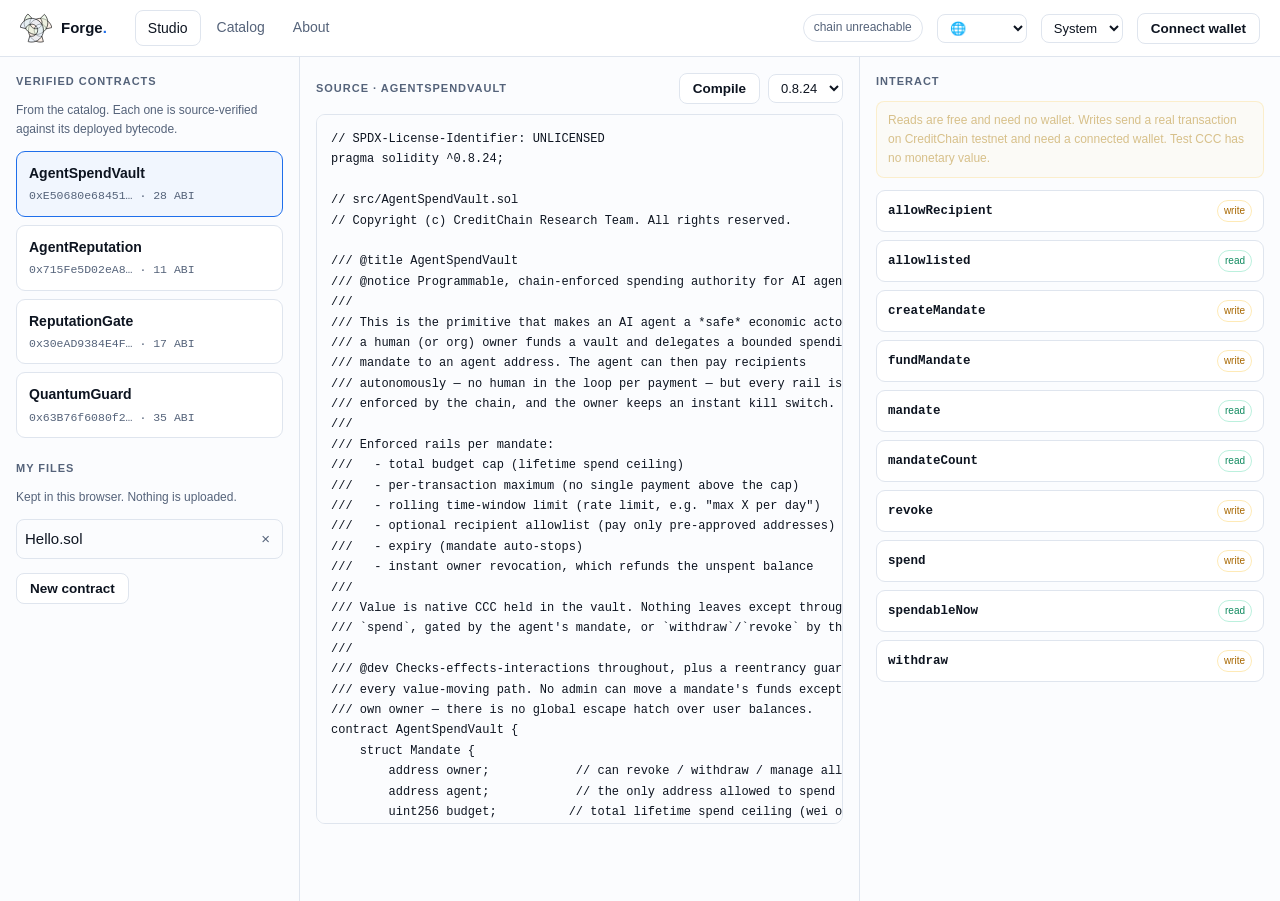
<file: index.html>
<!doctype html>
<html lang="en">
<head>
<meta charset="utf-8">
<meta name="viewport" content="width=device-width, initial-scale=1">
<title>Forge Studio — write, compile and deploy on CreditChain</title>
<script>
/* Theme is chosen on the landing page and stored in localStorage; every page
   honours it, so the setting is site-wide rather than per-page. Runs in <head>,
   before first paint, to avoid a flash of the wrong palette. */
(function(){try{var m=localStorage.getItem("forge.theme")||"system";
if(m!=="system")document.documentElement.setAttribute("data-theme",m);}catch(e){}})();
</script>
<link rel="icon" href="/favicon.svg" type="image/svg+xml">
<meta name="description" content="Interact with verified CreditChain contracts from the browser — and from an agent, through the same API.">
<style>
  :root{--bg:#08090c;--panel:#111419;--line:#1f2630;--ink:#e9eef5;--dim:#8a97a8;
    --acc:#5b9dff;--acc2:#a78bfa;--ok:#34d399;--warn:#fbbf24;--err:#f87171;
    --mono:ui-monospace,SFMono-Regular,Menlo,monospace}
    :root[data-theme="light"]{--bg:#fbfcfe;--panel:#ffffff;--line:#dfe5ee;--ink:#0d1420;--dim:#55637a;--acc:#1f6feb;--acc2:#7c4dff;--ok:#0f8a5f;--warn:#a86800;--err:#c2410c;color-scheme:light}
    @media (prefers-color-scheme:light){
      :root:not([data-theme="dark"]){--bg:#fbfcfe;--panel:#ffffff;--line:#dfe5ee;--ink:#0d1420;--dim:#55637a;--acc:#1f6feb;--acc2:#7c4dff;--ok:#0f8a5f;--warn:#a86800;--err:#c2410c;color-scheme:light}
    }
  *{box-sizing:border-box}
  body{margin:0;background:var(--bg);color:var(--ink);font:15px/1.6 -apple-system,BlinkMacSystemFont,"Segoe UI",Roboto,sans-serif}
  a{color:var(--acc);text-decoration:none}a:hover{text-decoration:underline}
  header{border-bottom:1px solid var(--line);background:var(--panel);position:sticky;top:0;z-index:10}
  .bar{display:flex;align-items:center;gap:14px;height:56px;padding:0 20px;max-width:1400px;margin:0 auto}
  .logo{font-weight:750}.logo span{color:var(--acc)}
  .grow{flex:1}
  .btn{border:1px solid var(--line);background:var(--panel);color:var(--ink);padding:7px 13px;
    border-radius:8px;font-size:13.5px;cursor:pointer;font-weight:600}
  .btn:hover{border-color:var(--acc)}
  .btn.p{background:var(--acc);color:#04121f;border-color:var(--acc)}
  .wrap{display:grid;grid-template-columns:300px 1fr 420px;gap:0;height:calc(100vh - 56px)}
  @media(max-width:1100px){.wrap{grid-template-columns:1fr;height:auto}}

  .brand{display:flex;align-items:center;gap:9px;text-decoration:none;color:var(--ink)}
  .brand img{display:block;width:32px;height:32px}
  .tabs{display:flex;gap:4px;margin-left:14px}
  .tab{font-size:14px;color:var(--dim);padding:6px 12px;border-radius:8px;text-decoration:none}
  .tab:hover{color:var(--ink);background:var(--panel);text-decoration:none}
  .tab.active{color:var(--ink);background:var(--panel);border:1px solid var(--line)}
  .sel{background:var(--panel);color:var(--ink);border:1px solid var(--line);border-radius:8px;
    padding:5px 8px;font-size:13px;font-family:inherit;cursor:pointer}
  .netbadge{font-size:12px;color:var(--dim);border:1px solid var(--line);
    border-radius:99px;padding:3px 10px;white-space:nowrap}
  @media(max-width:820px){ .tabs .tab{padding:6px 8px;font-size:13px} .netbadge{display:none} }

  .paneTop{display:flex;align-items:center;gap:8px;margin-bottom:10px}
  .paneTop h3{margin:0}
  .spacer{flex:1}
  .editor{width:100%;min-height:340px;background:var(--bg);color:var(--ink);
    border:1px solid var(--line);border-radius:9px;padding:12px;
    font:12.5px/1.6 var(--mono);resize:vertical;tab-size:4}
  .editor:focus{outline:none;border-color:var(--acc)}
  .out{margin-top:12px;font:12px/1.6 var(--mono);white-space:pre-wrap;word-break:break-word}
  .out .err{color:var(--err,#f87171)}
  .out .ok{color:var(--ok)}
  .fileRow{display:flex;align-items:center;gap:6px;padding:7px 8px;border:1px solid var(--line);
    border-radius:8px;margin-bottom:6px;cursor:pointer}
  .fileRow:hover{border-color:var(--acc)}
  .fileRow.sel{border-color:var(--acc);background:var(--panel)}
  .fileRow .x{margin-left:auto;color:var(--dim);padding:0 4px}
  .pane{overflow:auto;padding:16px;border-right:1px solid var(--line)}
  .pane:last-child{border-right:none}
  h3{font-size:11px;text-transform:uppercase;letter-spacing:.09em;color:var(--dim);margin:0 0 10px}
  .item{padding:10px 12px;border:1px solid var(--line);border-radius:9px;margin-bottom:8px;cursor:pointer;background:var(--panel)}
  .item:hover{border-color:var(--acc)}
  .item.sel{border-color:var(--acc);background:#5b9dff10}
  .iname{font-weight:640;font-size:14px}
  .imeta{font-size:11.5px;color:var(--dim);font-family:var(--mono);margin-top:3px}
  pre.code{background:var(--bg);border:1px solid var(--line);border-radius:9px;padding:14px;
    font:12px/1.7 var(--mono);overflow:auto;max-height:calc(100vh - 190px);margin:0;white-space:pre}
  .fn{border:1px solid var(--line);border-radius:9px;margin-bottom:8px;background:var(--panel);overflow:hidden}
  .fnhead{display:flex;align-items:center;gap:8px;padding:9px 11px;cursor:pointer}
  .fnhead:hover{background:#ffffff06}
  .fnname{font:12.5px var(--mono);font-weight:600;flex:1}
  .tag{font-size:10px;padding:2px 6px;border-radius:99px;border:1px solid}
  .t-read{color:var(--ok);border-color:#34d39955}
  .t-write{color:var(--warn);border-color:#fbbf2455}
  .fnbody{padding:0 11px 11px;display:none}
  .fn.open .fnbody{display:block}
  input{width:100%;background:var(--bg);border:1px solid var(--line);color:var(--ink);
    border-radius:7px;padding:7px 9px;font:12px var(--mono);margin-bottom:6px}
  input:focus{outline:none;border-color:var(--acc)}
  .out{font:11.5px var(--mono);padding:8px;border-radius:7px;margin-top:6px;word-break:break-all}
  .out.ok{background:#34d39910;border:1px solid #34d39944;color:var(--ok)}
  .out.err{background:#f8717110;border:1px solid #f8717144;color:var(--err)}
  .note{font-size:12px;color:var(--dim);margin-bottom:12px}
  .disc{border:1px solid #fbbf2433;background:#fbbf2409;color:#d7c08a;padding:9px 11px;
    border-radius:8px;font-size:12px;margin-bottom:12px}
</style>
</head>
<body>
<header><div class="bar">
  <a href="/" class="brand">
    <img src="/creditchain-mark.svg" alt="CreditChain" width="32" height="32">
    <span class="logo">Forge<span>.</span></span>
  </a>
  <nav class="tabs">
    <a class="tab active" href="/" data-i18n="tabStudio"></a>
    <a class="tab" href="/hub/" data-i18n="tabCatalog"></a>
    <a class="tab" href="/about.html" data-i18n="tabAbout"></a>
  </nav>
  <div class="grow"></div>
  <span id="net" class="netbadge">…</span>
  <select id="lang" class="sel" aria-label="Language">
    <option value="auto">🌐</option><option value="en">English</option>
    <option value="zh">简体中文</option><option value="es">Español</option>
  </select>
  <select id="theme" class="sel" aria-label="Theme">
    <option value="system" data-i18n="thSystem"></option>
    <option value="dark" data-i18n="thDark"></option>
    <option value="light" data-i18n="thLight"></option>
  </select>
  <button id="siwe" class="btn" data-i18n="connect"></button>
</div></header>

<div class="wrap">
  <div class="pane">
    <h3 data-i18n="verified"></h3>
    <div class="note" data-i18n="verifiedNote"></div>
    <div id="list"></div>

    <h3 style="margin-top:22px" data-i18n="myFiles"></h3>
    <div class="note" data-i18n="myFilesNote"></div>
    <div id="files"></div>
    <button class="btn" id="newFile" style="margin-top:8px" data-i18n="newFile"></button>
  </div>

  <div class="pane">
    <div class="paneTop">
      <h3 id="srcTitle" data-i18n="source"></h3>
      <div class="spacer"></div>
      <button class="btn" id="compile" data-i18n="compile"></button>
      <select id="solv" class="sel" aria-label="Solidity version">
        <option value="v0.8.24+commit.e11b9ed9">0.8.24</option>
        <option value="v0.8.20+commit.a1b79de6">0.8.20</option>
      </select>
    </div>
    <pre class="code" id="src" data-i18n="pickOne"></pre>
    <textarea id="editor" class="editor" spellcheck="false" style="display:none"></textarea>
    <div id="out" class="out"></div>
  </div>

  <div class="pane">
    <h3 data-i18n="interact"></h3>
    <div class="disc" data-i18n="interactNote"></div>
    <div id="fns"><div class="note" data-i18n="pickOne"></div></div>

    <div id="deployBox" style="display:none;margin-top:20px">
      <h3 data-i18n="deploy"></h3>
      <div class="note" data-i18n="deployNote"></div>
      <div id="artifacts"></div>
    </div>
  </div>
</div>

<script src="auth.js"></script>
<script>
const RPC="https://testnet.creditchain.org", HUB="/hub";

/* ------------------------------------------------------------------ i18n
   Written per language, not translated from English. Developer tooling has
   settled vocabulary in each locale — a Chinese developer reads 编译 / 部署 /
   调用, not a literal rendering of "compile" — so the strings below use the
   term each community actually uses. Where a word is already loaned (Studio,
   ABI, Gas), it is kept, because translating it would read as wrong.        */
const I18N = {
  en: {
    tabStudio:"Studio", tabCatalog:"Catalog", tabAbout:"About",
    thSystem:"System", thDark:"Dark", thLight:"Light", connect:"Connect wallet",
    verified:"Verified contracts",
    verifiedNote:"From the catalog. Each one is source-verified against its deployed bytecode.",
    myFiles:"My files", myFilesNote:"Kept in this browser. Nothing is uploaded.",
    newFile:"New contract", source:"Source", compile:"Compile",
    interact:"Interact",
    interactNote:"Reads are free and need no wallet. Writes send a real transaction on CreditChain testnet and need a connected wallet. Test CCC has no monetary value.",
    deploy:"Deploy", deployNote:"Deploys from your wallet to CreditChain testnet.",
    pickOne:"Pick a contract, or start a new one.",
    compiling:"Compiling…", loadingSolc:"Fetching the Solidity compiler (first run only)…",
    compiled:"Compiled", noWallet:"Connect a wallet to deploy.", deploying:"Deploying…",
    deployed:"Deployed at", failed:"Failed",
  },
  zh: {
    tabStudio:"Studio", tabCatalog:"合约目录", tabAbout:"关于",
    thSystem:"跟随系统", thDark:"深色", thLight:"浅色", connect:"连接钱包",
    verified:"已验证合约",
    verifiedNote:"来自合约目录，每一个都已用源码与链上字节码比对验证。",
    myFiles:"我的文件", myFilesNote:"仅保存在本浏览器，不会上传。",
    newFile:"新建合约", source:"源码", compile:"编译",
    interact:"调用",
    interactNote:"读取免费，无需钱包。写入会在 CreditChain 测试网发起真实交易，需要连接钱包。测试网 CCC 不具有任何货币价值。",
    deploy:"部署", deployNote:"使用你的钱包部署到 CreditChain 测试网。",
    pickOne:"请选择一个合约，或新建一个。",
    compiling:"编译中…", loadingSolc:"正在获取 Solidity 编译器（仅首次）…",
    compiled:"编译成功", noWallet:"请先连接钱包再部署。", deploying:"部署中…",
    deployed:"已部署于", failed:"失败",
  },
  es: {
    tabStudio:"Studio", tabCatalog:"Catálogo", tabAbout:"Acerca de",
    thSystem:"Sistema", thDark:"Oscuro", thLight:"Claro", connect:"Conectar billetera",
    verified:"Contratos verificados",
    verifiedNote:"Del catálogo. Cada uno está verificado: su código fuente coincide con el bytecode desplegado.",
    myFiles:"Mis archivos", myFilesNote:"Se guardan en este navegador. No se sube nada.",
    newFile:"Nuevo contrato", source:"Código fuente", compile:"Compilar",
    interact:"Interactuar",
    interactNote:"Las lecturas son gratuitas y no necesitan billetera. Las escrituras envían una transacción real en la testnet de CreditChain y requieren billetera conectada. El CCC de prueba no tiene valor monetario.",
    deploy:"Desplegar", deployNote:"Despliega desde tu billetera a la testnet de CreditChain.",
    pickOne:"Elige un contrato o crea uno nuevo.",
    compiling:"Compilando…", loadingSolc:"Descargando el compilador de Solidity (solo la primera vez)…",
    compiled:"Compilado", noWallet:"Conecta una billetera para desplegar.", deploying:"Desplegando…",
    deployed:"Desplegado en", failed:"Error",
  },
};
let LANG = "en";
const t = k => (I18N[LANG] || I18N.en)[k] ?? I18N.en[k] ?? k;

function pickLocale(stored){
  if(stored && stored !== "auto" && I18N[stored]) return stored;
  for(const l of (navigator.languages || [navigator.language || "en"]).map(x => x.toLowerCase())){
    if(l.startsWith("zh")) return "zh";
    if(l.startsWith("es")) return "es";
    if(l.startsWith("en")) return "en";
  }
  return "en";
}
function applyLocale(code){
  LANG = code; document.documentElement.lang = code;
  for(const el of document.querySelectorAll("[data-i18n]")) el.textContent = t(el.dataset.i18n);
}
function applyTheme(mode){
  if(mode === "system") document.documentElement.removeAttribute("data-theme");
  else document.documentElement.setAttribute("data-theme", mode);
}

/* ------------------------------------------------------- local files */
const FILES_KEY = "forge.files";
let FILES = {}, CURFILE = null;
function loadFiles(){ try{ FILES = JSON.parse(localStorage.getItem(FILES_KEY) || "{}"); }catch(e){ FILES = {}; } }
function saveFiles(){ try{ localStorage.setItem(FILES_KEY, JSON.stringify(FILES)); }catch(e){} }

const STARTER = `// SPDX-License-Identifier: MIT
pragma solidity ^0.8.24;

contract Hello {
    string public greeting = "gm from CreditChain";

    function setGreeting(string calldata g) external {
        greeting = g;
    }
}
`;

function renderFiles(){
  const box = document.getElementById("files");
  const names = Object.keys(FILES);
  box.innerHTML = names.length ? names.map(n => `
    <div class="fileRow${n === CURFILE ? " sel" : ""}" data-f="${esc(n)}">
      <span>${esc(n)}</span><span class="x" data-del="${esc(n)}">×</span>
    </div>`).join("") : `<div class="note">—</div>`;
  box.querySelectorAll("[data-f]").forEach(n => n.onclick = e => {
    if(e.target.dataset.del){ delete FILES[e.target.dataset.del]; saveFiles();
      if(CURFILE === e.target.dataset.del) CURFILE = null; renderFiles(); return; }
    openFile(n.dataset.f);
  });
}
function openFile(name){
  CURFILE = name; CUR = null;
  document.getElementById("srcTitle").textContent = name;
  const ed = document.getElementById("editor"), src = document.getElementById("src");
  ed.style.display = "block"; src.style.display = "none";
  ed.value = FILES[name] || "";
  ed.oninput = () => { FILES[name] = ed.value; saveFiles(); };
  document.getElementById("fns").innerHTML = `<div class="note">${esc(t("pickOne"))}</div>`;
  renderFiles();
}

/* --------------------------------------------------------- compiler
   solc runs in a worker so a multi-second compile cannot freeze the page.
   The binary is fetched on first use only — it is several megabytes, and
   most visitors are here to read a verified contract, not to compile.     */
let solcWorker = null;
function getWorker(version){
  if(solcWorker && solcWorker._v === version) return solcWorker;
  if(solcWorker) solcWorker.terminate();
  const code = `
    let loaded = null;
    onmessage = function(e){
      try{
        if(!loaded){
          importScripts("https://binaries.soliditylang.org/bin/soljson-" + e.data.version + ".js");
          loaded = Module.cwrap("solidity_compile", "string", ["string", "number"]);
        }
        postMessage({ ok: true, out: loaded(e.data.input, 0) });
      }catch(err){ postMessage({ ok: false, error: String(err && err.message || err) }); }
    };`;
  solcWorker = new Worker(URL.createObjectURL(new Blob([code], {type:"text/javascript"})));
  solcWorker._v = version;
  return solcWorker;
}

function compileCurrent(){
  const out = document.getElementById("out");
  if(!CURFILE){ out.innerHTML = `<span class="err">${esc(t("pickOne"))}</span>`; return; }
  const version = document.getElementById("solv").value;
  out.textContent = t("loadingSolc");
  const input = JSON.stringify({
    language: "Solidity",
    sources: { [CURFILE]: { content: FILES[CURFILE] || "" } },
    settings: { optimizer: { enabled: true, runs: 200 },
                outputSelection: { "*": { "*": ["abi", "evm.bytecode.object"] } } },
  });
  const w = getWorker(version);
  out.textContent = t("compiling");
  w.onmessage = e => {
    if(!e.data.ok){ out.innerHTML = `<span class="err">${esc(t("failed"))}: ${esc(e.data.error)}</span>`; return; }
    let res; try{ res = JSON.parse(e.data.out); }
    catch(err){ out.innerHTML = `<span class="err">${esc(t("failed"))}</span>`; return; }
    const errs = (res.errors || []).filter(x => x.severity === "error");
    const warns = (res.errors || []).filter(x => x.severity !== "error");
    if(errs.length){
      out.innerHTML = errs.map(x => `<span class="err">${esc(x.formattedMessage || x.message)}</span>`).join("\n");
      document.getElementById("deployBox").style.display = "none";
      return;
    }
    const found = [];
    for(const file in (res.contracts || {}))
      for(const name in res.contracts[file])
        found.push({ name, abi: res.contracts[file][name].abi,
                     bin: res.contracts[file][name].evm.bytecode.object });
    out.innerHTML = `<span class="ok">${esc(t("compiled"))}: ${found.map(f => esc(f.name)).join(", ")}</span>`
      + (warns.length ? "\n" + warns.map(x => esc(x.formattedMessage || x.message)).join("\n") : "");
    showArtifacts(found);
  };
  w.postMessage({ version, input });
}

function showArtifacts(found){
  const box = document.getElementById("deployBox"), list = document.getElementById("artifacts");
  if(!found.length){ box.style.display = "none"; return; }
  box.style.display = "block";
  list.innerHTML = found.map((f, i) => `
    <div class="fileRow"><span>${esc(f.name)}</span>
      <button class="btn x" data-dep="${i}" style="margin-left:auto">${esc(t("deploy"))}</button></div>`).join("");
  list.querySelectorAll("[data-dep]").forEach(b => b.onclick = () => deploy(found[+b.dataset.dep]));
}

async function deploy(art){
  const out = document.getElementById("out");
  const eth = window.ethereum;
  if(!eth){ out.innerHTML = `<span class="err">${esc(t("noWallet"))}</span>`; return; }
  try{
    const [from] = await eth.request({ method: "eth_requestAccounts" });
    out.textContent = t("deploying");
    const hash = await eth.request({ method: "eth_sendTransaction",
      params: [{ from, data: "0x" + art.bin }] });
    // Poll for the receipt; the contract address only exists once mined.
    for(let i = 0; i < 60; i++){
      const r = await rpc("eth_getTransactionReceipt", [hash]);
      if(r && r.contractAddress){
        out.innerHTML = `<span class="ok">${esc(t("deployed"))} ${esc(r.contractAddress)}</span>`;
        return;
      }
      await new Promise(r2 => setTimeout(r2, 2000));
    }
    out.innerHTML = `<span class="ok">${esc(t("deploying"))} ${esc(hash)}</span>`;
  }catch(e){ out.innerHTML = `<span class="err">${esc(t("failed"))}: ${esc(e.message || String(e))}</span>`; }
}

let CARDS=[], CUR=null;

const el=id=>document.getElementById(id);
const esc=s=>String(s??"").replace(/[&<>"]/g,c=>({"&":"&amp;","<":"&lt;",">":"&gt;",'"':"&quot;"}[c]));

async function rpc(method,params=[]){
  const r=await fetch(RPC,{method:"POST",headers:{"content-type":"application/json"},
    body:JSON.stringify({jsonrpc:"2.0",id:1,method,params})});
  const j=await r.json();
  if(j.error) throw new Error(j.error.message||"rpc error");
  return j.result;
}

/* ---------- minimal ABI codec (static types + string/bytes) ----------
   Deliberately dependency-free: no CDN, no build step, nothing to go stale.
   Covers the types CreditChain's agent-finance contracts actually expose. */
const pad=h=>h.replace(/^0x/,"").padStart(64,"0");
function encAddr(v){ if(!/^0x[0-9a-fA-F]{40}$/.test(v.trim())) throw new Error("bad address"); return pad(v.trim().toLowerCase()); }
function encUint(v){ let n=BigInt(String(v).trim()||"0"); if(n<0n) throw new Error("negative"); return pad(n.toString(16)); }
function encBool(v){ return pad((/^(true|1|yes)$/i.test(String(v).trim()))?"1":"0"); }
function encBytes32(v){ const s=String(v).trim(); if(/^0x[0-9a-fA-F]{1,64}$/.test(s)) return pad(s);
  // treat as utf8 label → keccak not available client-side, so require hex
  throw new Error("bytes32 must be 0x-hex"); }
function encodeArg(type,val){
  if(type==="address") return encAddr(val);
  if(/^uint\d*$/.test(type)||/^int\d*$/.test(type)) return encUint(val);
  if(type==="bool") return encBool(val);
  if(type==="bytes32") return encBytes32(val);
  throw new Error("unsupported input type: "+type);
}
function decodeOutputs(types,hex){
  const d=(hex||"0x").replace(/^0x/,""); const words=d.match(/.{1,64}/g)||[];
  return types.map((t,i)=>{
    const w=words[i]||"".padStart(64,"0");
    if(t==="address") return "0x"+w.slice(24);
    if(t==="bool") return BigInt("0x"+w)!==0n;
    if(/^u?int\d*$/.test(t)) return BigInt("0x"+w).toString();
    return "0x"+w;
  });
}
async function selector(sig){
  // keccak-256 via the chain (web3_sha3) — no crypto library needed, and it is
  // the same hash the EVM itself uses.
  const hex="0x"+[...new TextEncoder().encode(sig)].map(b=>b.toString(16).padStart(2,"0")).join("");
  return (await rpc("web3_sha3",[hex])).slice(0,10);
}

/* ---------- catalog ---------- */
async function boot(){
  try{ const c=await rpc("eth_chainId"); el("net").textContent="chainId "+parseInt(c,16); }
  catch{ el("net").textContent="chain unreachable"; }
  const idx=await (await fetch(HUB+"/api/index.json")).json();
  CARDS=await Promise.all(idx.contracts.map(c=>fetch(HUB+"/api/contracts/"+c.slug+".json").then(r=>r.json())));
  el("list").innerHTML=CARDS.map((c,i)=>`
    <div class="item" data-i="${i}">
      <div class="iname">${esc(c.name)}</div>
      <div class="imeta">${esc(c.deployments[0].address.slice(0,14))}… · ${c.interface.abi_entries} ABI</div>
    </div>`).join("");
  [...document.querySelectorAll(".item")].forEach(n=>n.onclick=()=>select(+n.dataset.i));
  const want=location.hash.replace("#","");
  select(Math.max(0, CARDS.findIndex(c=>c.slug===want)));
}

function select(i){
  CUR=CARDS[i]; if(!CUR) return;
  CURFILE=null; renderFiles();
  el("editor").style.display="none"; el("src").style.display="block";
  el("deployBox").style.display="none"; el("out").textContent="";
  location.hash=CUR.slug;
  [...document.querySelectorAll(".item")].forEach((n,j)=>n.classList.toggle("sel",j===i));
  el("srcTitle").textContent="Source · "+CUR.name;
  el("src").textContent=CUR.source_code||"(source unavailable)";
  renderFns();
}

function renderFns(){
  const abi=(CUR.abi||[]).filter(e=>e.type==="function");
  el("fns").innerHTML = abi.map((f,i)=>{
    const read=/^(view|pure)$/.test(f.stateMutability||"");
    return `<div class="fn" data-i="${i}">
      <div class="fnhead"><span class="fnname">${esc(f.name)}</span>
        <span class="tag ${read?'t-read':'t-write'}">${read?'read':'write'}</span></div>
      <div class="fnbody">
        ${(f.inputs||[]).map((inp,k)=>`<input data-k="${k}" placeholder="${esc(inp.name||('arg'+k))}: ${esc(inp.type)}">`).join("")}
        <button class="btn ${read?'':'p'}" data-run="${i}">${read?'Call':'Send transaction'}</button>
        <div class="out" style="display:none"></div>
      </div></div>`;
  }).join("") || '<div class="note">No callable functions.</div>';

  [...document.querySelectorAll(".fnhead")].forEach(h=>h.onclick=()=>h.parentElement.classList.toggle("open"));
  [...document.querySelectorAll("[data-run]")].forEach(b=>b.onclick=()=>run(+b.dataset.run,b));
}

async function run(i,btn){
  const f=(CUR.abi||[]).filter(e=>e.type==="function")[i];
  const box=btn.parentElement, out=box.querySelector(".out");
  const vals=[...box.querySelectorAll("input")].map(x=>x.value);
  const read=/^(view|pure)$/.test(f.stateMutability||"");
  out.style.display="block"; out.className="out"; out.textContent="…";
  try{
    const types=(f.inputs||[]).map(x=>x.type);
    const sig=f.name+"("+types.join(",")+")";
    const data=(await selector(sig))+types.map((t,k)=>encodeArg(t,vals[k])).join("");
    const to=CUR.deployments[0].address;
    if(read){
      const res=await rpc("eth_call",[{to,data},"latest"]);
      const outs=(f.outputs||[]).map(o=>o.type);
      out.className="out ok";
      out.textContent = outs.length? JSON.stringify(decodeOutputs(outs,res)) : (res||"0x");
    }else{
      const s=ForgeAuth.session();
      if(!s){ throw new Error("Connect a wallet first — writes send a real transaction."); }
      await ForgeAuth.ensureChain();
      const tx=await window.ethereum.request({method:"eth_sendTransaction",
        params:[{from:s.address,to,data}]});
      out.className="out ok"; out.textContent="tx "+tx;
    }
  }catch(e){ out.className="out err"; out.textContent=(e&&e.message)||String(e); }
}

/* ---------- agent API: the same actions, scriptable ----------
   An agent drives Studio through this object instead of clicking. Same codec,
   same RPC, same contracts — so what a human does here, an agent can automate. */
window.ForgeStudio = {
  contracts: ()=>CARDS.map(c=>({slug:c.slug,name:c.name,address:c.deployments[0].address})),
  card: slug=>CARDS.find(c=>c.slug===slug),
  select: slug=>select(CARDS.findIndex(c=>c.slug===slug)),
  /** Read-only call. No wallet, no gas, no signature. */
  async call(slug,fnName,args=[]){
    const c=CARDS.find(x=>x.slug===slug); if(!c) throw new Error("unknown contract");
    const f=(c.abi||[]).find(e=>e.type==="function"&&e.name===fnName);
    if(!f) throw new Error("unknown function");
    const types=(f.inputs||[]).map(x=>x.type);
    const data=(await selector(fnName+"("+types.join(",")+")"))+types.map((t,k)=>encodeArg(t,args[k])).join("");
    const res=await rpc("eth_call",[{to:c.deployments[0].address,data},"latest"]);
    return decodeOutputs((f.outputs||[]).map(o=>o.type),res);
  },
  rpc,
};

/* ---------- wallet button ---------- */
(function(){
  const btn=el("siwe");
  const paint=()=>{const s=ForgeAuth.session(); btn.textContent=s?ForgeAuth.short(s.address):"Connect wallet";};
  btn.onclick=async()=>{
    if(ForgeAuth.session()){ ForgeAuth.signOut(); paint(); return; }
    if(!ForgeAuth.hasWallet()){ btn.textContent="No wallet found"; setTimeout(paint,2200); return; }
    try{ await ForgeAuth.signIn(); }catch(e){ btn.textContent="Cancelled"; setTimeout(paint,2200); return; }
    paint();
  };
  paint();
})();

/* ------------------------------------------------------------- wiring */
(function init(){
  let storedTheme = "system", storedLang = "auto";
  try{ storedTheme = localStorage.getItem("forge.theme") || "system";
       storedLang  = localStorage.getItem("forge.lang")  || "auto"; }catch(e){}
  applyTheme(storedTheme);
  applyLocale(pickLocale(storedLang));

  const th = el("theme"), lg = el("lang");
  th.value = storedTheme;
  th.onchange = e => { applyTheme(e.target.value);
    try{ localStorage.setItem("forge.theme", e.target.value); }catch(err){} };
  lg.value = storedLang;
  lg.onchange = e => { applyLocale(pickLocale(e.target.value));
    try{ localStorage.setItem("forge.lang", e.target.value); }catch(err){}
    // Panels built imperatively hold text that data-i18n cannot reach, so
    // whichever view is open has to be rebuilt in the new locale.
    if(CUR) select(CARDS.indexOf(CUR));
    else if(CURFILE) openFile(CURFILE);
    else el("fns").innerHTML = `<div class="note">${esc(t("pickOne"))}</div>`; };

  loadFiles();
  if(!Object.keys(FILES).length) FILES["Hello.sol"] = STARTER;
  saveFiles(); renderFiles();

  el("newFile").onclick = () => {
    let n = "Contract.sol", i = 2;
    while(FILES[n]) n = `Contract${i++}.sol`;
    FILES[n] = STARTER.replace("contract Hello", "contract " + n.replace(".sol", ""));
    saveFiles(); openFile(n);
  };
  el("compile").onclick = compileCurrent;
})();

boot().catch(e=>{ el("list").innerHTML='<div class="note">Catalog unavailable: '+esc(e.message)+'</div>'; });
</script>
</body>
</html>
</file>
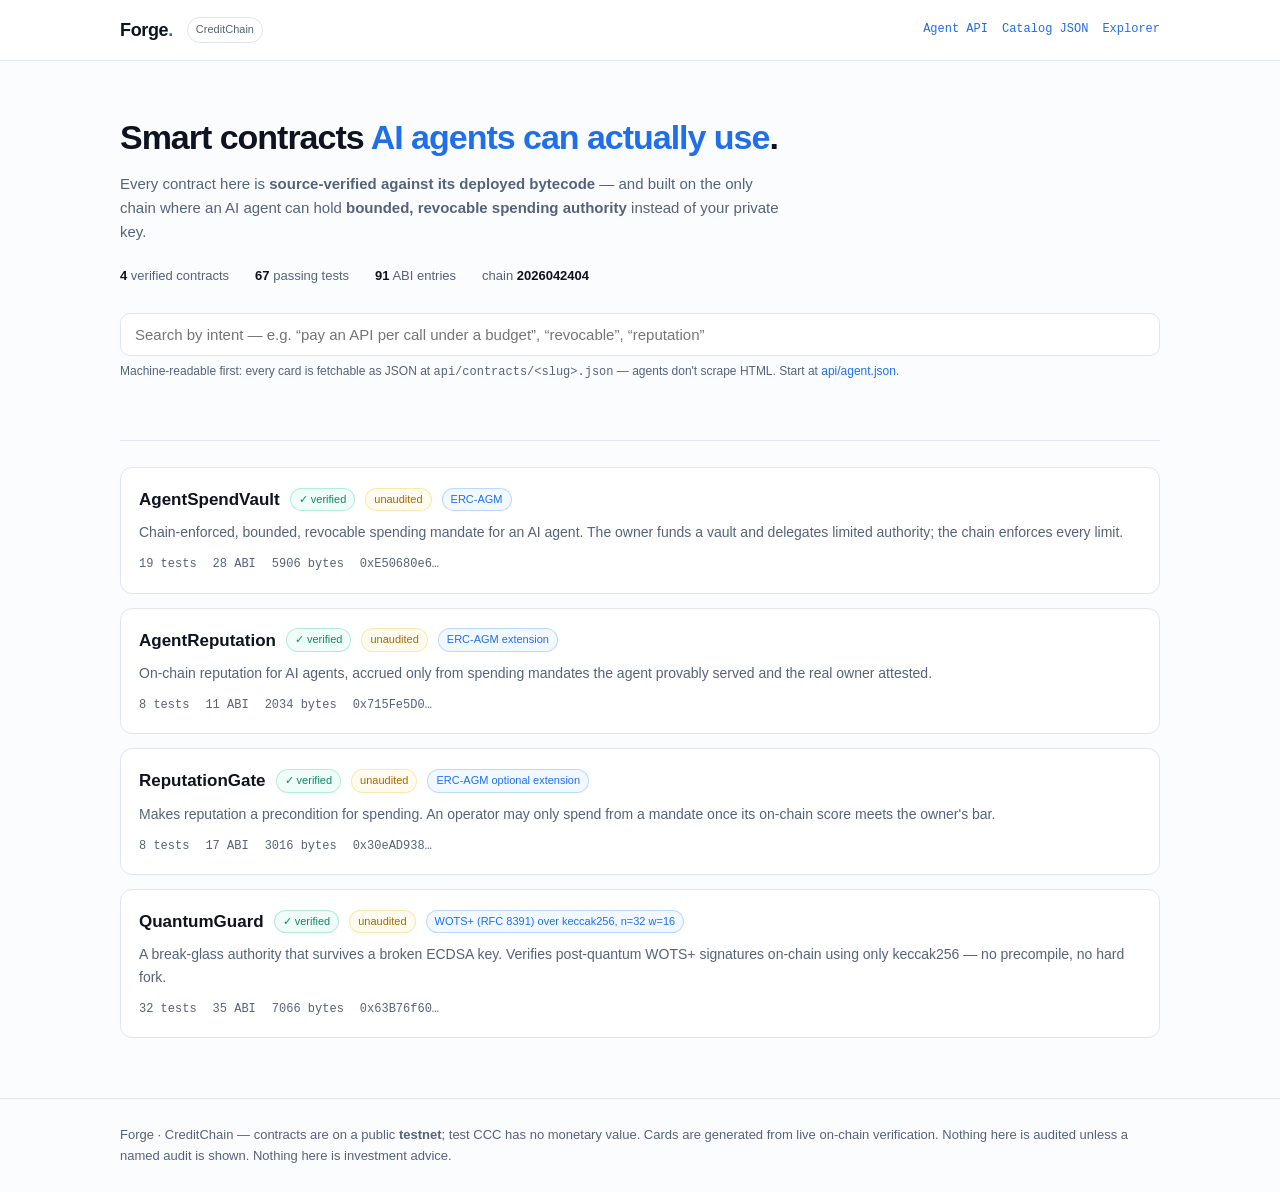
<file: hub/index.html>
<!doctype html>
<html lang="en">
<head>
<meta charset="utf-8">
<meta name="viewport" content="width=device-width, initial-scale=1">
<title>Forge — AI-Era Smart Contract Hub · CreditChain</title>
<script>
/* Theme is chosen on the landing page and stored in localStorage; every page
   honours it, so the setting is site-wide rather than per-page. Runs in <head>,
   before first paint, to avoid a flash of the wrong palette. */
(function(){try{var m=localStorage.getItem("forge.theme")||"system";
if(m!=="system")document.documentElement.setAttribute("data-theme",m);}catch(e){}})();
</script>
<link rel="icon" href="/favicon.svg" type="image/svg+xml">
<meta name="description" content="Discover, verify and deploy smart contracts that AI agents can use under chain-enforced spending mandates.">
<style>
  :root{
    --bg:#0b0d10; --panel:#12161b; --line:#222a33; --ink:#e8edf3; --dim:#8b98a8;
    --acc:#4f9cf9; --ok:#34d399; --warn:#fbbf24; --mono:ui-monospace,SFMono-Regular,Menlo,monospace;
  }
    :root[data-theme="light"]{--bg:#fbfcfe;--panel:#ffffff;--line:#dfe5ee;--ink:#0d1420;--dim:#55637a;--acc:#1f6feb;--acc2:#7c4dff;--ok:#0f8a5f;--warn:#a86800;--err:#c2410c;color-scheme:light}
    @media (prefers-color-scheme:light){
      :root:not([data-theme="dark"]){--bg:#fbfcfe;--panel:#ffffff;--line:#dfe5ee;--ink:#0d1420;--dim:#55637a;--acc:#1f6feb;--acc2:#7c4dff;--ok:#0f8a5f;--warn:#a86800;--err:#c2410c;color-scheme:light}
    }
  *{box-sizing:border-box}
  body{margin:0;background:var(--bg);color:var(--ink);
    font:15px/1.6 -apple-system,BlinkMacSystemFont,"Segoe UI",Roboto,Helvetica,Arial,sans-serif}
  a{color:var(--acc);text-decoration:none} a:hover{text-decoration:underline}
  .wrap{max-width:1080px;margin:0 auto;padding:0 20px}
  header{border-bottom:1px solid var(--line);background:var(--panel);position:sticky;top:0;z-index:10}
  .bar{display:flex;align-items:center;gap:14px;height:60px}
  .logo{font-weight:700;letter-spacing:-.02em;font-size:18px}
  .logo span{color:var(--acc)}
  .pill{font-size:11px;color:var(--dim);border:1px solid var(--line);padding:3px 8px;border-radius:999px}
  .grow{flex:1}
  .hero{padding:56px 0 32px;border-bottom:1px solid var(--line)}
  h1{font-size:34px;line-height:1.2;margin:0 0 14px;letter-spacing:-.03em}
  h1 em{font-style:normal;color:var(--acc)}
  .sub{color:var(--dim);max-width:660px;margin:0 0 22px}
  .stats{display:flex;gap:26px;flex-wrap:wrap;font-size:13px;color:var(--dim)}
  .stats b{color:var(--ink);font-variant-numeric:tabular-nums}
  .search{width:100%;margin:26px 0 6px;padding:12px 14px;background:var(--panel);
    border:1px solid var(--line);border-radius:10px;color:var(--ink);font-size:15px}
  .capmatch{margin:10px 0 4px;padding:11px 13px;border:1px solid var(--acc);border-radius:8px;background:rgba(90,120,255,.07);font-size:13px;line-height:1.55}
  .search:focus{outline:none;border-color:var(--acc)}
  .hint{font-size:12px;color:var(--dim);margin-bottom:26px}
  .grid{display:grid;gap:14px;padding:26px 0 60px}
  .card{background:var(--panel);border:1px solid var(--line);border-radius:12px;padding:18px;cursor:pointer;transition:border-color .15s}
  .card:hover{border-color:var(--acc)}
  .ctop{display:flex;align-items:center;gap:10px;flex-wrap:wrap}
  .cname{font-weight:650;font-size:17px}
  .badge{font-size:11px;padding:2px 8px;border-radius:999px;border:1px solid}
  .b-ok{color:var(--ok);border-color:#34d39955;background:#34d39912}
  .b-warn{color:var(--warn);border-color:#fbbf2455;background:#fbbf2412}
  .b-std{color:var(--acc);border-color:#4f9cf955;background:#4f9cf912}
  .csum{color:var(--dim);margin:8px 0 12px;font-size:14px}
  .meta{display:flex;gap:16px;flex-wrap:wrap;font-size:12px;color:var(--dim);font-family:var(--mono)}
  dialog{background:var(--panel);color:var(--ink);border:1px solid var(--line);border-radius:14px;
    max-width:820px;width:calc(100% - 40px);padding:0}
  dialog::backdrop{background:#000a}
  .dhead{padding:20px;border-bottom:1px solid var(--line);display:flex;gap:12px;align-items:center;flex-wrap:wrap}
  .dbody{padding:20px;max-height:65vh;overflow:auto}
  .sec{margin-bottom:22px}
  .sec h3{font-size:12px;text-transform:uppercase;letter-spacing:.08em;color:var(--dim);margin:0 0 8px}
  ul{margin:0;padding-left:18px} li{margin-bottom:5px}
  .kv{display:grid;grid-template-columns:180px 1fr;gap:6px 14px;font-size:13px}
  .kv div:nth-child(odd){color:var(--dim)}
  code,.mono{font-family:var(--mono);font-size:12px;word-break:break-all}
  .warnbox{border:1px solid #fbbf2455;background:#fbbf2410;color:var(--warn);
    padding:10px 12px;border-radius:8px;font-size:13px}
  .btn{display:inline-block;border:1px solid var(--line);background:var(--panel);color:var(--acc);
    border-radius:8px;padding:8px 12px;font-size:13px;text-decoration:none}
  .btn:hover{border-color:var(--acc);text-decoration:none}
  .close{margin-left:auto;background:none;border:1px solid var(--line);color:var(--dim);
    border-radius:8px;padding:6px 12px;cursor:pointer}
  footer{border-top:1px solid var(--line);padding:26px 0;color:var(--dim);font-size:13px}
  .empty{color:var(--dim);padding:30px 0}
</style>
</head>
<body>
<header><div class="wrap bar">
  <div class="logo">Forge<span>.</span></div>
  <span class="pill">CreditChain</span>
  <div class="grow"></div>
  <a class="mono" href="api/agent.json">Agent API</a>
  <a class="mono" href="api/index.json">Catalog JSON</a>
  <a class="mono" href="https://scan.creditchain.org">Explorer</a>
</div></header>

<div class="wrap">
  <section class="hero">
    <h1>Smart contracts <em>AI agents can actually use</em>.</h1>
    <p class="sub">
      Every contract here is <strong>source-verified against its deployed bytecode</strong> —
      and built on the only chain where an AI agent can hold <strong>bounded, revocable
      spending authority</strong> instead of your private key.
    </p>
    <div class="stats">
      <div><b id="s-count">—</b> verified contracts</div>
      <div><b id="s-tests">—</b> passing tests</div>
      <div><b id="s-abi">—</b> ABI entries</div>
      <div>chain <b id="s-chain">—</b></div>
    </div>
    <input id="q" class="search" placeholder="Search by intent — e.g. “pay an API per call under a budget”, “revocable”, “reputation”">
  <div id="capmatch" class="capmatch" style="display:none"></div>
    <div class="hint">Machine-readable first: every card is fetchable as JSON at <code>api/contracts/&lt;slug&gt;.json</code> — agents don't scrape HTML. Start at <a href="api/agent.json">api/agent.json</a>.</div>
  </section>
  <section id="grid" class="grid"></section>
</div>

<dialog id="dlg"><div id="dlg-content"></div></dialog>

<footer><div class="wrap">
  Forge · CreditChain — contracts are on a public <strong>testnet</strong>; test CCC has no monetary value.
  Cards are generated from live on-chain verification. Nothing here is audited unless a named audit is shown.
  Nothing here is investment advice.
</div></footer>

<script>
let CARDS = [], INDEX = null;
let CAPS = null;

const esc = s => String(s ?? "").replace(/[&<>"]/g, c => ({"&":"&amp;","<":"&lt;",">":"&gt;",'"':"&quot;"}[c]));

async function boot(){
  INDEX = await (await fetch("api/index.json")).json();
  document.getElementById("s-count").textContent = INDEX.count;
  document.getElementById("s-chain").textContent = INDEX.chain.chain_id;
  document.getElementById("s-tests").textContent = INDEX.contracts.reduce((a,c)=>a+c.tests,0);
  document.getElementById("s-abi").textContent = INDEX.contracts.reduce((a,c)=>a+c.abi_entries,0);
  CARDS = await Promise.all(INDEX.contracts.map(c =>
    fetch(`api/contracts/${c.slug}.json`).then(r=>r.json())));
  try{ CAPS = await (await fetch("api/capabilities.json")).json(); }
  catch(e){ CAPS = null; }   // search still works without it, just fuzzily
  render(CARDS);
}

// Intent search: rank by how many query terms a card matches across its whole
// description surface (summary, rationale, rails, tags, ABI), not just the name.
// Ranked-OR rather than strict AND, so a phrase like "pay an API under a budget"
// still surfaces the mandate vault instead of returning nothing.
const SYNONYMS = {
  pay:"spend payment settle", paying:"spend payment", spend:"pay payment settle",
  budget:"cap limit ceiling allowance", limit:"cap budget rail",
  api:"service call metered per-call", autonomous:"agent unattended automatic",
  revoke:"cancel kill-switch stop", trust:"reputation score record",
  safe:"bounded enforced guarded", key:"custody private-key"
};
function expand(term){ return (term + " " + (SYNONYMS[term] || "")).trim(); }

// Deterministic capability match, tried before the fuzzy ranking. An intent
// declares the functions it needs; a contract satisfies it only if its ABI has
// all of them. That is a fact about the interface, not a guess about the words,
// so when it hits we can show the reader *why* it hit.
function capabilityMatch(q){
  if(!CAPS || !CAPS.capabilities) return null;
  const terms = q.split(/\s+/).filter(t => t.length > 2);
  if(!terms.length) return null;
  let best = null;
  for(const cap of CAPS.capabilities){
    const hay = (cap.id + " " + cap.intent).toLowerCase();
    const hits = terms.reduce((n,t) => n + (hay.includes(t) ? 1 : 0), 0);
    if(hits && (!best || hits > best.hits)) best = {cap, hits};
  }
  // One matching word is a coincidence; two is a signal.
  return best && best.hits >= 2 ? best.cap : null;
}

function search(q){
  q = q.trim().toLowerCase();
  if(!q) return CARDS;
  const terms = [...new Set(q.split(/\s+/).flatMap(t => expand(t).split(" ")))]
                  .filter(t => t.length > 2);
  const scored = CARDS.map(c => {
    const hay = [c.name, c.summary, c.why_it_exists, c.standard,
      c.tags.join(" "), c.enforced_rails.join(" "),
      c.known_limitations.join(" "),
      c.interface.functions.join(" ")].join(" ").toLowerCase();
    const score = terms.reduce((n,t) => n + (hay.includes(t) ? 1 : 0), 0);
    return {c, score};
  }).filter(x => x.score > 0).sort((a,b) => b.score - a.score);
  return scored.map(x => x.c);
}

function render(list){
  const g = document.getElementById("grid");
  if(!list.length){ g.innerHTML = '<div class="empty">No contracts match that intent.</div>'; return; }
  g.innerHTML = list.map(c => `
    <article class="card" onclick="openCard('${c.slug}')">
      <div class="ctop">
        <span class="cname">${esc(c.name)}</span>
        <span class="badge b-ok">✓ verified</span>
        <span class="badge b-warn">unaudited</span>
        <span class="badge b-std">${esc(c.standard)}</span>
      </div>
      <div class="csum">${esc(c.summary)}</div>
      <div class="meta">
        <span>${c.evidence.tests.total} tests</span>
        <span>${c.interface.abi_entries} ABI</span>
        <span>${c.provenance.bytecode_size_bytes} bytes</span>
        <span>${esc(c.deployments[0].address.slice(0,10))}…</span>
      </div>
    </article>`).join("");
}

// Studio opens a verified contract by address and lets you call it through your
// own wallet. It replaces the Remix-derived editor, which never built.
function studioUrl(c){
  // Studio selects a contract from location.hash by slug — the same slug this
  // catalog uses — so the deep link needs no change on the Studio side.
  return "/#" + encodeURIComponent(c.slug || "");
}

function openCard(slug){
  const c = CARDS.find(x=>x.slug===slug); if(!c) return;
  const d = c.deployments[0];
  document.getElementById("dlg-content").innerHTML = `
    <div class="dhead">
      <span class="cname">${esc(c.name)}</span>
      <span class="badge b-ok">✓ verified</span>
      <span class="badge b-warn">unaudited</span>
      <button class="close" onclick="document.getElementById('dlg').close()">Close</button>
    </div>
    <div class="dbody">
      <div class="sec"><p>${esc(c.summary)}</p>
        <p style="color:var(--dim)">${esc(c.why_it_exists)}</p></div>

      <div class="sec"><h3>Security posture</h3>
        <div class="warnbox">${esc(c.evidence.audit_status)}</div>
        <ul style="margin-top:10px">
          <li><strong>${c.evidence.tests.total} tests</strong> — ${esc(c.evidence.tests.detail)}</li>
          ${(c.evidence.tests.invariants||[]).map(i=>`<li>Invariant: ${esc(i)}</li>`).join("")}
        </ul></div>

      <div class="sec"><h3>Rails the chain enforces</h3>
        <ul>${c.enforced_rails.map(r=>`<li>${esc(r)}</li>`).join("")}</ul></div>

      <div class="sec"><h3>Known limitations</h3>
        <ul>${c.known_limitations.map(l=>`<li>${esc(l)}</li>`).join("")}</ul></div>

      <div class="sec"><h3>Provenance</h3>
        <div class="kv">
          <div>Verification</div><div>${esc(c.provenance.verification_method)}</div>
          <div>Compiler</div><div class="mono">${esc(c.provenance.compiler)}</div>
          <div>Address</div><div class="mono">${esc(d.address)}</div>
          <div>Creator</div><div class="mono">${esc(c.provenance.creator)}</div>
          <div>Creation tx</div><div class="mono">${esc(c.provenance.creation_tx)}</div>
          <div>Bytecode</div><div>${c.provenance.bytecode_size_bytes} bytes</div>
          <div>Network</div><div>${esc(d.network)} (chainId ${d.chain_id})</div>
          <div>Proof</div><div><a href="${d.verify_api}" target="_blank">verification API ↗</a> ·
            <a href="${d.explorer}" target="_blank">explorer ↗</a></div>
          <div>Machine-readable</div><div><a href="api/contracts/${c.slug}.json" target="_blank">card JSON ↗</a></div>
        </div></div>

      <div class="sec"><h3>Interface</h3>
        <div class="mono" style="color:var(--dim)">${c.interface.functions.map(esc).join(" · ")}</div></div>

      <div class="sec"><h3>Use it</h3>
        <div style="display:flex;gap:10px;flex-wrap:wrap;margin-bottom:10px">
          <a class="btn" href="${studioUrl(c)}">Open in Studio ↗</a>
          <a class="btn" href="api/contracts/${c.slug}.json" target="_blank">Card JSON ↗</a>
          <a class="btn" href="${d.explorer}" target="_blank">On-chain proof ↗</a>
        </div>
        <div style="color:var(--dim);font-size:13px">An agent can call this contract under a
          <strong>chain-enforced spending mandate</strong> — see
          <a href="api/agent.json">api/agent.json</a> for the machine-readable flow.</div>
      </div>
    </div>`;
  document.getElementById("dlg").showModal();
}

document.getElementById("q").addEventListener("input", e => {
  const q = e.target.value;
  const cap = capabilityMatch(q.trim().toLowerCase());
  const banner = document.getElementById("capmatch");
  if(cap && cap.matches.length){
    // Show the reasoning, not just the result: the reader can check the claim
    // against the ABI themselves.
    banner.innerHTML = `<b>Capability match — ${esc(cap.id)}</b><br>` +
      `${esc(cap.intent)}<br>` +
      `<span class="mono">requires ${cap.requires.map(esc).join(" · ")}</span> — ` +
      `satisfied by ${cap.matches.length} contract${cap.matches.length > 1 ? "s" : ""}, ` +
      `checked against the ABI rather than the description.`;
    banner.style.display = "block";
    const hit = CARDS.filter(c => cap.matches.includes(c.slug));
    const rest = search(q).filter(c => !cap.matches.includes(c.slug));
    render(hit.concat(rest));
  } else {
    banner.style.display = "none";
    render(search(q));
  }
});
boot();
</script>
</body>
</html>
</file>
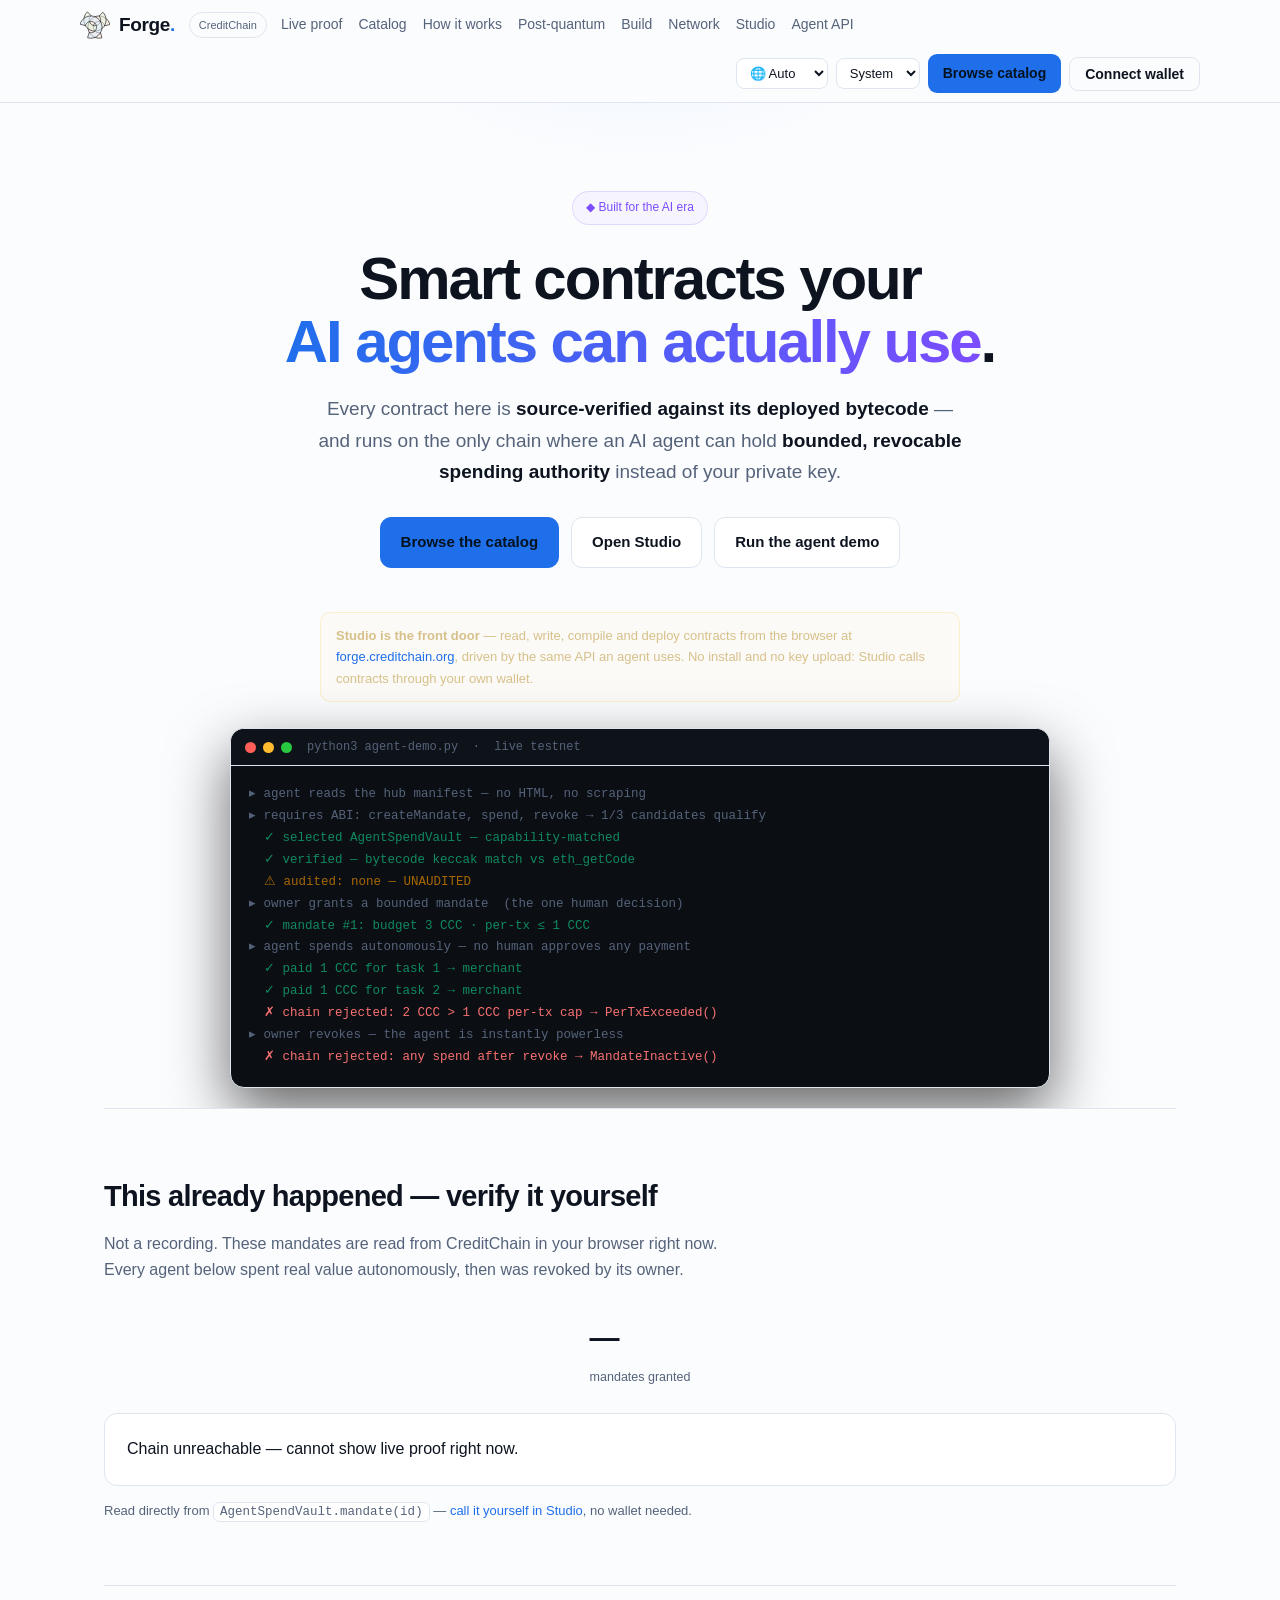
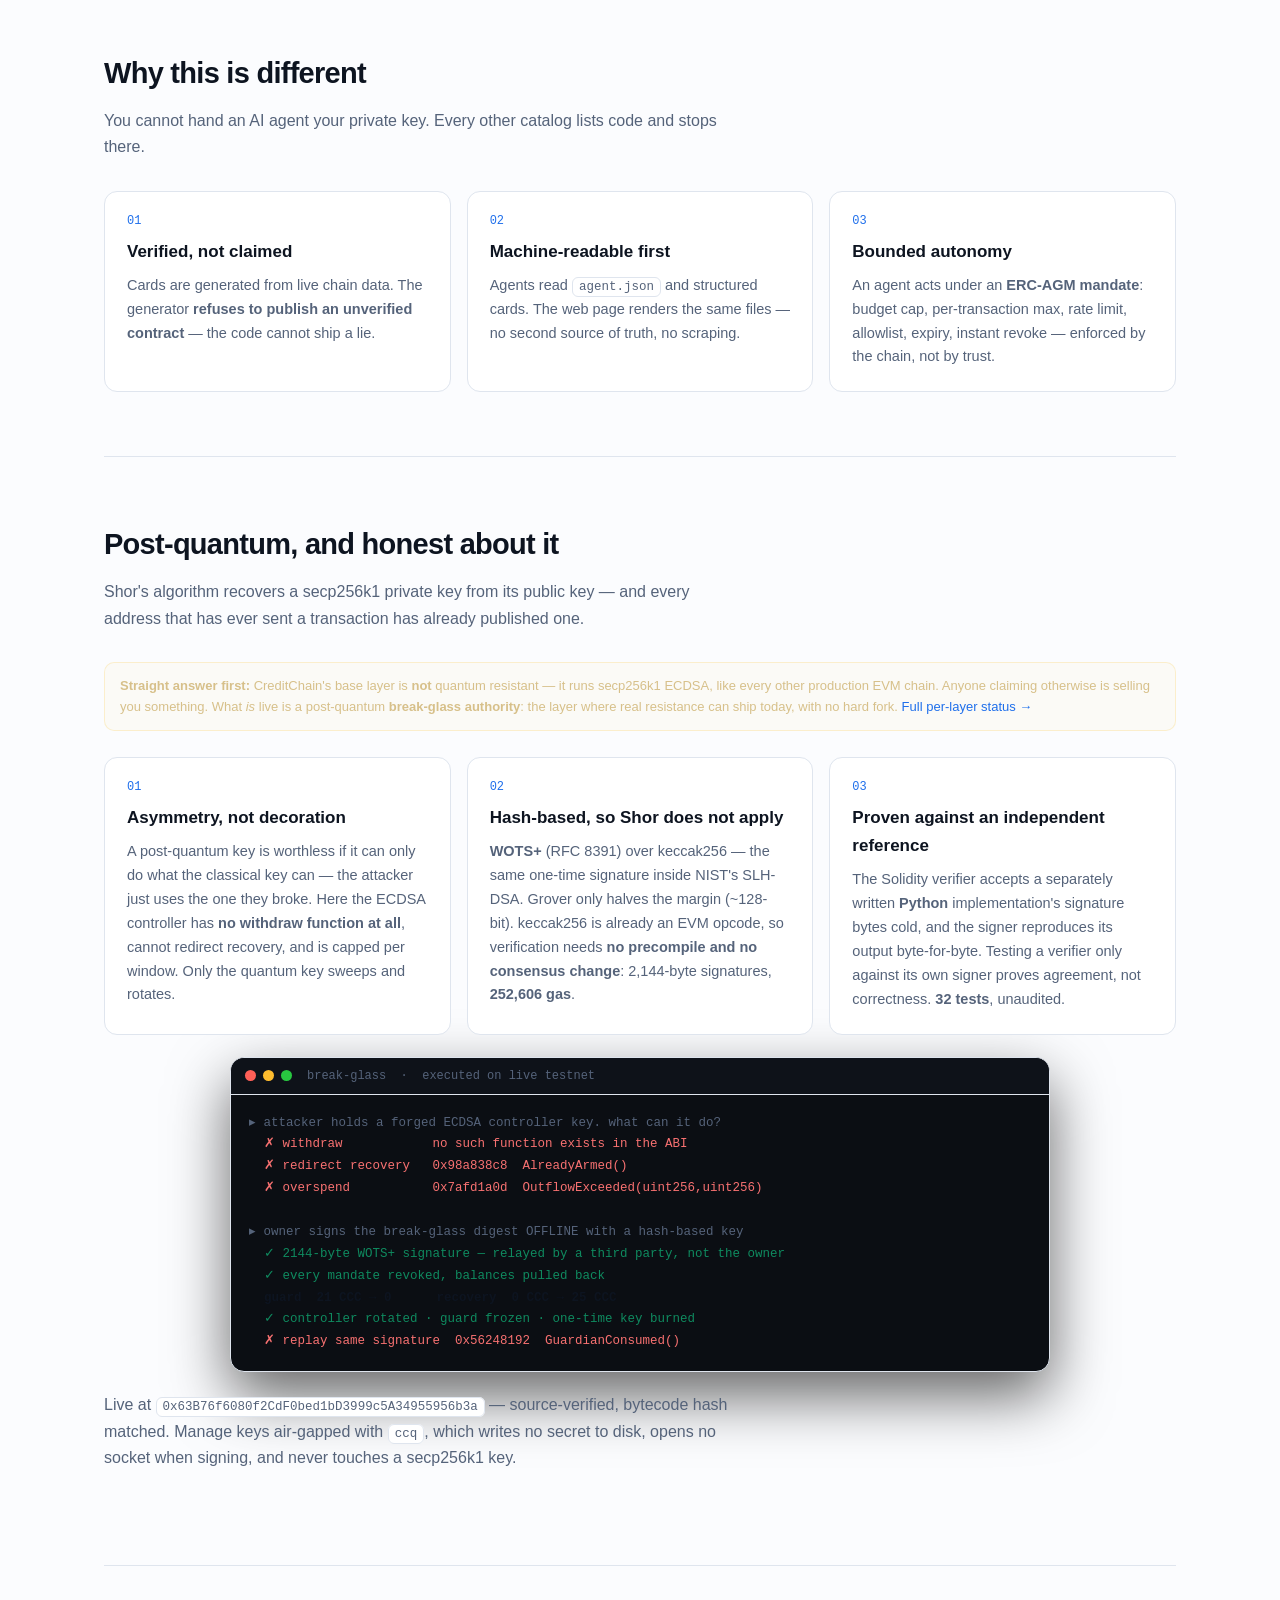
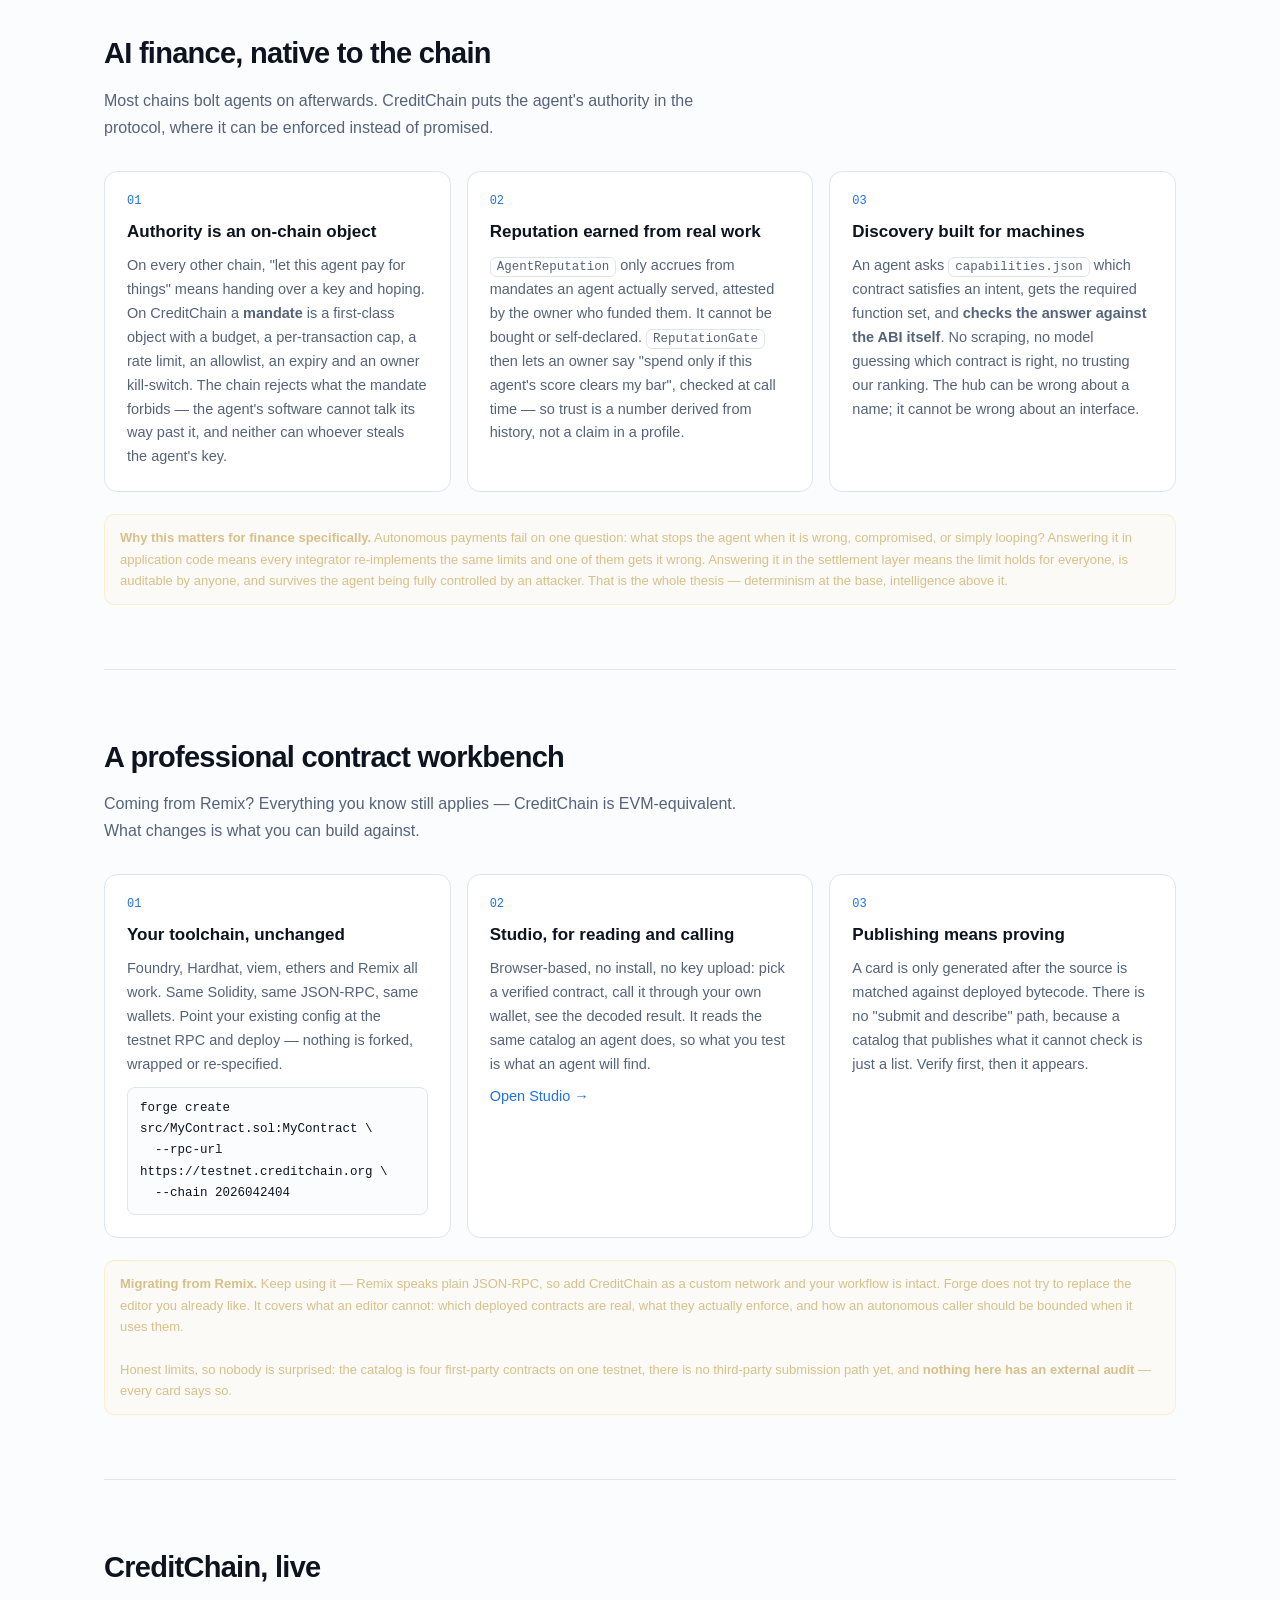
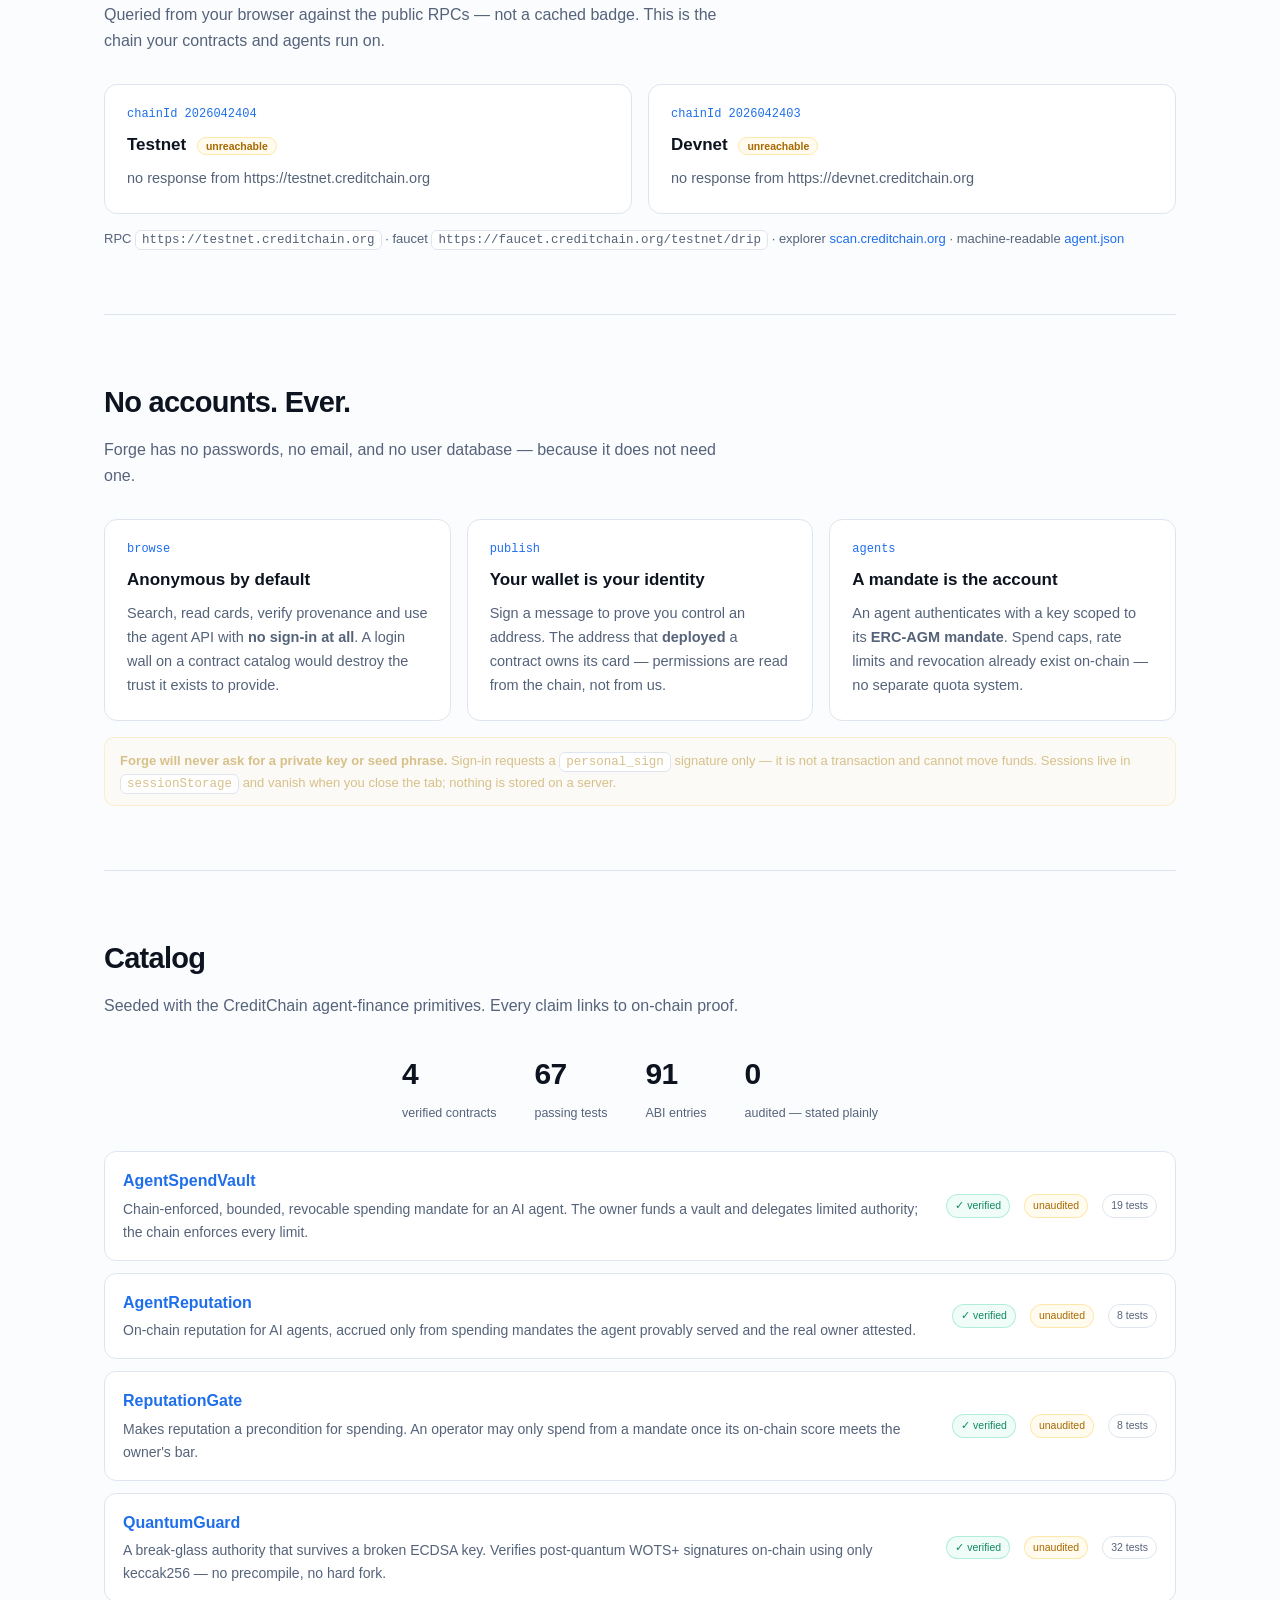
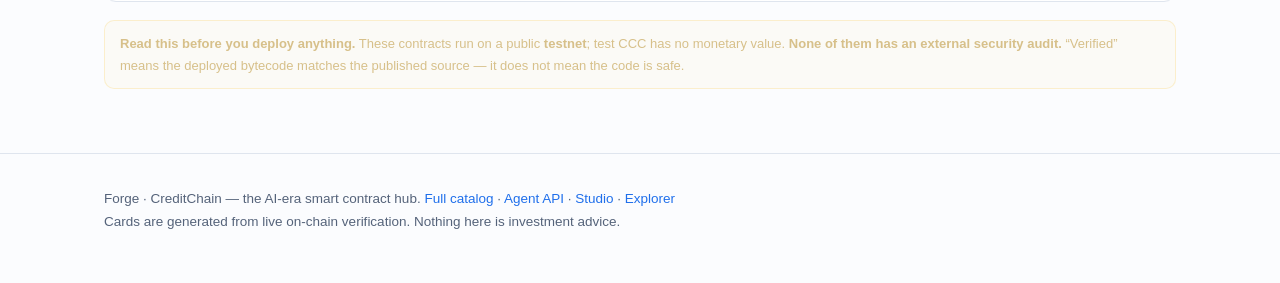
<file: about.html>
<!doctype html>
<html lang="en">
<head>
<meta charset="utf-8">
<meta name="viewport" content="width=device-width, initial-scale=1">
<title>About Forge — the CreditChain contract hub</title>
<link rel="icon" href="/favicon.svg" type="image/svg+xml">
<link rel="apple-touch-icon" href="/creditchain-mark.svg">
<meta name="description" content="The contract hub for the AI era: every contract source-verified on-chain, and usable by an AI agent under a spending limit the blockchain enforces.">
<style>
  :root{--bg:#08090c;--panel:#111419;--line:#1f2630;--ink:#e9eef5;--dim:#8a97a8;
    --acc:#5b9dff;--acc2:#a78bfa;--ok:#34d399;--warn:#fbbf24;
    --head:#08090cd9;--shadow:0 8px 30px #0008;
    --mono:ui-monospace,SFMono-Regular,Menlo,monospace;color-scheme:dark}
  /* Light palette. Applied when the reader asks for it, or when the OS asks and
     they have not overridden it. Every colour is redefined, so nothing inherits
     a dark value into a light page. */
  :root[data-theme="light"]{--bg:#fbfcfe;--panel:#ffffff;--line:#dfe5ee;--ink:#0d1420;
    --dim:#55637a;--acc:#1f6feb;--acc2:#7c4dff;--ok:#0f8a5f;--warn:#a86800;
    --head:#fbfcfed9;--shadow:0 8px 30px #0d142012;color-scheme:light}
  @media (prefers-color-scheme:light){
    :root:not([data-theme="dark"]){--bg:#fbfcfe;--panel:#ffffff;--line:#dfe5ee;--ink:#0d1420;
      --dim:#55637a;--acc:#1f6feb;--acc2:#7c4dff;--ok:#0f8a5f;--warn:#a86800;
      --head:#fbfcfed9;--shadow:0 8px 30px #0d142012;color-scheme:light}
  }
  *{box-sizing:border-box}
  html{scroll-behavior:smooth}
  body{margin:0;background:var(--bg);color:var(--ink);
    font:16px/1.65 -apple-system,BlinkMacSystemFont,"Segoe UI",Roboto,Helvetica,Arial,sans-serif;
    -webkit-font-smoothing:antialiased}
  a{color:var(--acc);text-decoration:none}a:hover{text-decoration:underline}
  .wrap{max-width:1120px;margin:0 auto;padding:0 24px}
  header{position:sticky;top:0;z-index:20;background:var(--head);backdrop-filter:blur(12px);
    border-bottom:1px solid var(--line)}
  .bar{display:flex;align-items:center;gap:14px;min-height:62px;flex-wrap:wrap;padding:9px 0}
  .brand{display:flex;align-items:center;gap:9px;text-decoration:none;color:var(--ink)}
  .brand:hover{text-decoration:none}
  .brand img{width:30px;height:30px;display:block}
  .navlinks{display:flex;align-items:center;gap:16px;flex-wrap:wrap}
  .barctl{display:flex;align-items:center;gap:8px;margin-left:auto}
  .sel{background:var(--panel);color:var(--ink);border:1px solid var(--line);
    border-radius:8px;padding:6px 9px;font-size:13px;font-family:inherit;cursor:pointer}
  .menu{display:none;position:relative}
  .menu>summary{list-style:none;cursor:pointer;border:1px solid var(--line);
    background:var(--panel);border-radius:8px;padding:7px 11px;font-size:14px;color:var(--ink)}
  .menu>summary::-webkit-details-marker{display:none}
  .sheet{display:flex;flex-direction:column;gap:2px;position:absolute;right:0;top:calc(100% + 9px);
    min-width:220px;background:var(--panel);border:1px solid var(--line);border-radius:12px;
    padding:8px 14px 12px;box-shadow:var(--shadow);z-index:30}
  .sheet .nav{padding:9px 2px;font-size:15px;border-bottom:1px solid var(--line)}
  .sheet .nav:last-child{border-bottom:none}
  @media (max-width:1040px){ .navlinks{display:none} .menu{display:block} }
  @media (max-width:560px){ .tag{display:none} .cta{padding:7px 12px;font-size:13px} }
  .logo{font-weight:750;font-size:19px;letter-spacing:-.02em}.logo span{color:var(--acc)}
  .tag{font-size:11px;color:var(--dim);border:1px solid var(--line);padding:3px 9px;border-radius:99px}
  .grow{flex:1}
  .nav{font-size:14px;color:var(--dim)}.nav:hover{color:var(--ink);text-decoration:none}
  .cta{background:var(--acc);color:#04121f;padding:8px 15px;border-radius:9px;font-weight:650;font-size:14px}
  .cta:hover{text-decoration:none;filter:brightness(1.08)}

  .hero{padding:88px 0 20px;text-align:center;position:relative;overflow:hidden}
  .hero::before{content:"";position:absolute;inset:-40% 20% auto;height:460px;
    background:radial-gradient(closest-side,#5b9dff22,transparent);pointer-events:none}
  .kicker{display:inline-flex;align-items:center;gap:8px;font-size:12px;color:var(--acc2);
    border:1px solid #a78bfa44;background:#a78bfa10;padding:6px 13px;border-radius:99px;margin-bottom:22px}
  h1{font-size:clamp(34px,5.4vw,60px);line-height:1.05;letter-spacing:-.035em;margin:0 0 20px;font-weight:760}
  h1 em{font-style:normal;background:linear-gradient(100deg,var(--acc),var(--acc2));
    -webkit-background-clip:text;background-clip:text;color:transparent}
  .lede{font-size:19px;color:var(--dim);max-width:660px;margin:0 auto 30px}
  .lede b{color:var(--ink);font-weight:620}
  .actions{display:flex;gap:12px;justify-content:center;flex-wrap:wrap;margin-bottom:44px}
  .btn{border:1px solid var(--line);background:var(--panel);color:var(--ink);
    padding:12px 20px;border-radius:11px;font-size:15px;font-weight:600}
  .btn:hover{border-color:var(--acc);text-decoration:none}
  .btn.p{background:var(--acc);color:#04121f;border-color:var(--acc)}

  .terminal{max-width:820px;margin:0 auto;background:#0b0e13;border:1px solid var(--line);
    border-radius:14px;text-align:left;overflow:hidden;box-shadow:0 24px 60px #0009}
  .tbar{display:flex;align-items:center;gap:7px;padding:11px 14px;border-bottom:1px solid var(--line);
    background:#0e1219}
  .dot{width:11px;height:11px;border-radius:50%}
  .tt{margin-left:8px;font:12px var(--mono);color:var(--dim)}
  .code{font:12.5px/1.7 var(--mono);color:var(--ink);background:var(--bg);
    border:1px solid var(--line);border-radius:8px;padding:10px 12px;overflow-x:auto}
  pre{margin:0;padding:18px;font:12.5px/1.75 var(--mono);overflow-x:auto;white-space:pre}
  .g{color:var(--ok)}.r{color:#f87171}.y{color:var(--warn)}.d{color:var(--dim)}.b{color:var(--ink);font-weight:700}

  section{padding:64px 0;border-top:1px solid var(--line)}
  h2{font-size:29px;letter-spacing:-.025em;margin:0 0 10px}
  .sub{color:var(--dim);margin:0 0 30px;max-width:640px}
  .grid3{display:grid;gap:16px;grid-template-columns:repeat(auto-fit,minmax(260px,1fr))}
  .card{background:var(--panel);border:1px solid var(--line);border-radius:13px;padding:22px}
  .card h3{margin:0 0 8px;font-size:17px}
  .card p{margin:0;color:var(--dim);font-size:14.5px}
  .num{font:12px var(--mono);color:var(--acc);margin-bottom:10px}

  .stats{display:flex;gap:38px;flex-wrap:wrap;justify-content:center;margin-bottom:8px}
  .stat b{display:block;font-size:30px;letter-spacing:-.02em;font-variant-numeric:tabular-nums}
  .stat span{font-size:12.5px;color:var(--dim)}

  .clist{display:grid;gap:12px}
  .crow{display:flex;align-items:center;gap:14px;background:var(--panel);border:1px solid var(--line);
    border-radius:12px;padding:16px 18px;transition:border-color .15s}
  .crow:hover{border-color:var(--acc);text-decoration:none}
  .cname{font-weight:660}
  .csum{color:var(--dim);font-size:14px;margin-top:3px}
  .badge{font-size:10.5px;padding:2px 8px;border-radius:99px;border:1px solid;white-space:nowrap}
  .b-ok{color:var(--ok);border-color:#34d39955;background:#34d39912}
  .b-warn{color:var(--warn);border-color:#fbbf2455;background:#fbbf2412}
  code{font:12.5px var(--mono);background:var(--panel);border:1px solid var(--line);
    padding:2px 6px;border-radius:6px}
  footer{border-top:1px solid var(--line);padding:34px 0 50px;color:var(--dim);font-size:13.5px}
  .disc{border:1px solid #fbbf2433;background:#fbbf2409;color:#d7c08a;padding:12px 15px;
    border-radius:10px;font-size:13px;margin-top:18px}
</style>
<script>
/* Locale + theme.
   Both are applied before first paint where possible, so a reader who chose
   light does not get a dark flash, and a Chinese reader does not see English
   swapped out under them.

   Coverage is deliberate rather than total: navigation, controls, headings and
   ledes are translated. Long body copy stays in English for now — a wrong
   translation of a sentence about custody or audit status is worse than an
   untranslated one, and these are finance claims. */
const I18N = {
  en: {
    navProof:"Live proof", navCatalog:"Catalog", navHow:"How it works",
    navQuantum:"Post-quantum", navBuild:"Build", navNetwork:"Network",
    navStudio:"Studio", navAgentApi:"Agent API",
    ctaBrowse:"Browse catalog", ctaConnect:"Connect wallet",
    themeSystem:"System", themeDark:"Dark", themeLight:"Light",
    aiTitle:"AI finance, native to the chain",
    aiLede:"Most chains bolt agents on afterwards. CreditChain puts the agent's authority in the protocol, where it can be enforced instead of promised.",
    buildTitle:"A professional contract workbench",
    buildLede:"Coming from Remix? Everything you know still applies — CreditChain is EVM-equivalent. What changes is what you can build against.",
  },
  zh: {
    navProof:"链上实证", navCatalog:"合约目录", navHow:"工作原理",
    navQuantum:"后量子", navBuild:"开发", navNetwork:"网络",
    navStudio:"Studio", navAgentApi:"Agent API",
    ctaBrowse:"浏览目录", ctaConnect:"连接钱包",
    themeSystem:"跟随系统", themeDark:"深色", themeLight:"浅色",
    aiTitle:"AI 金融，原生于链",
    aiLede:"多数公链把 AI 代理作为事后附加。CreditChain 把代理的权限写进协议，使其可被强制执行，而非仅靠承诺。",
    buildTitle:"专业的合约开发工作台",
    buildLede:"从 Remix 迁移？你已掌握的一切依然适用 —— CreditChain 与 EVM 等价。改变的是你可以基于什么来构建。",
  },
  es: {
    navProof:"Prueba en vivo", navCatalog:"Catalogo", navHow:"Como funciona",
    navQuantum:"Post-cuantico", navBuild:"Construir", navNetwork:"Red",
    navStudio:"Studio", navAgentApi:"Agent API",
    ctaBrowse:"Ver catalogo", ctaConnect:"Conectar wallet",
    themeSystem:"Sistema", themeDark:"Oscuro", themeLight:"Claro",
    aiTitle:"Finanzas con IA, nativas de la cadena",
    aiLede:"La mayoria de las cadenas anaden agentes despues. CreditChain pone la autoridad del agente en el protocolo, donde se puede exigir en lugar de prometer.",
    buildTitle:"Un banco de trabajo profesional para contratos",
    buildLede:"Vienes de Remix? Todo lo que sabes sigue aplicando — CreditChain es equivalente a EVM. Lo que cambia es contra que puedes construir.",
  },
};

function pickLocale(stored){
  if(stored && stored !== "auto" && I18N[stored]) return stored;
  const nav = (navigator.languages || [navigator.language || "en"]).map(l => l.toLowerCase());
  for(const l of nav){
    if(l.startsWith("zh")) return "zh";
    if(l.startsWith("es")) return "es";
    if(l.startsWith("en")) return "en";
  }
  return "en";
}

function applyLocale(code){
  const dict = I18N[code] || I18N.en;
  document.documentElement.lang = code;
  for(const el of document.querySelectorAll("[data-i18n]")){
    const v = dict[el.dataset.i18n] ?? I18N.en[el.dataset.i18n];
    if(v != null) el.textContent = v;
  }
}

function applyTheme(mode){
  // "system" means: remove the override and let prefers-color-scheme decide.
  if(mode === "system") document.documentElement.removeAttribute("data-theme");
  else document.documentElement.setAttribute("data-theme", mode);
}

(function(){
  let storedTheme = "system", storedLang = "auto";
  try{ storedTheme = localStorage.getItem("forge.theme") || "system";
       storedLang  = localStorage.getItem("forge.lang")  || "auto"; }catch(e){}
  applyTheme(storedTheme);
  document.addEventListener("DOMContentLoaded", () => {
    applyLocale(pickLocale(storedLang));
    const t = document.getElementById("theme"), l = document.getElementById("lang");
    if(t){ t.value = storedTheme;
      t.addEventListener("change", e => { applyTheme(e.target.value);
        try{ localStorage.setItem("forge.theme", e.target.value); }catch(err){} }); }
    if(l){ l.value = storedLang;
      l.addEventListener("change", e => { applyLocale(pickLocale(e.target.value));
        try{ localStorage.setItem("forge.lang", e.target.value); }catch(err){} }); }
  });
})();
</script>
</head>
<body>
<header><div class="wrap bar">
    <a class="brand" href="/">
      <img src="/creditchain-mark.svg" alt="CreditChain" width="30" height="30">
      <span class="logo">Forge<span>.</span></span>
    </a>
    <span class="tag">CreditChain</span>

    <nav class="navlinks">
      <a class="nav" href="#proof" data-i18n="navProof"></a>
      <a class="nav" href="#catalog" data-i18n="navCatalog"></a>
      <a class="nav" href="#how" data-i18n="navHow"></a>
      <a class="nav" href="#quantum" data-i18n="navQuantum"></a>
      <a class="nav" href="#build" data-i18n="navBuild"></a>
      <a class="nav" href="#network" data-i18n="navNetwork"></a>
      <a class="nav" href="/" data-i18n="navStudio"></a>
      <a class="nav" href="hub/api/agent.json" data-i18n="navAgentApi"></a>
    </nav>

    <div class="barctl">
      <select id="lang" class="sel" aria-label="Language">
        <option value="auto">🌐 Auto</option>
        <option value="en">English</option>
        <option value="zh">简体中文</option>
        <option value="es">Español</option>
      </select>
      <select id="theme" class="sel" aria-label="Theme">
        <option value="system" data-i18n="themeSystem"></option>
        <option value="dark" data-i18n="themeDark"></option>
        <option value="light" data-i18n="themeLight"></option>
      </select>
      <a class="cta" href="hub/" data-i18n="ctaBrowse"></a>
      <button id="siwe" class="cta" style="border:1px solid var(--line);background:transparent;color:var(--ink);cursor:pointer" data-i18n="ctaConnect"></button>
      <details class="menu">
        <summary>☰</summary>
        <div class="sheet">
        <a class="nav" href="#proof" data-i18n="navProof"></a>
        <a class="nav" href="#catalog" data-i18n="navCatalog"></a>
        <a class="nav" href="#how" data-i18n="navHow"></a>
        <a class="nav" href="#quantum" data-i18n="navQuantum"></a>
        <a class="nav" href="#build" data-i18n="navBuild"></a>
        <a class="nav" href="#network" data-i18n="navNetwork"></a>
        <a class="nav" href="/" data-i18n="navStudio"></a>
        <a class="nav" href="hub/api/agent.json" data-i18n="navAgentApi"></a>
        </div>
      </details>
    </div>
  </div></header>

<div class="wrap">
  <section class="hero" style="border:none">
    <div class="kicker">◆ Built for the AI era</div>
    <h1>Smart contracts your<br><em>AI agents can actually use</em>.</h1>
    <p class="lede">
      Every contract here is <b>source-verified against its deployed bytecode</b> — and runs on the
      only chain where an AI agent can hold <b>bounded, revocable spending authority</b>
      instead of your private key.
    </p>
    <div class="actions">
      <a class="btn p" href="#catalog">Browse the catalog</a>
      <a class="btn" href="/">Open Studio</a>
      <a class="btn" href="hub/agent-demo.py">Run the agent demo</a>
    </div>

    <div class="disc" style="max-width:640px;margin:0 auto 26px;text-align:left">
      <b>Studio is the front door</b> — read, write, compile and deploy contracts from the browser at
      <a href="/">forge.creditchain.org</a>, driven by the same API an agent uses.
      No install and no key upload: Studio calls contracts through your own wallet.
    </div>

    <div class="terminal">
      <div class="tbar">
        <span class="dot" style="background:#ff5f57"></span>
        <span class="dot" style="background:#febc2e"></span>
        <span class="dot" style="background:#28c840"></span>
        <span class="tt">python3 agent-demo.py &nbsp;·&nbsp; live testnet</span>
      </div>
<pre><span class="d">▸ agent reads the hub manifest — no HTML, no scraping</span>
<span class="d">▸ requires ABI: createMandate, spend, revoke → 1/3 candidates qualify</span>
<span class="g">  ✓ selected AgentSpendVault — capability-matched</span>
<span class="g">  ✓ verified — bytecode keccak match vs eth_getCode</span>
<span class="y">  ⚠ audited: none — UNAUDITED</span>
<span class="d">▸ owner grants a bounded mandate  (the one human decision)</span>
<span class="g">  ✓ mandate #1: budget 3 CCC · per-tx ≤ 1 CCC</span>
<span class="d">▸ agent spends autonomously — no human approves any payment</span>
<span class="g">  ✓ paid 1 CCC for task 1 → merchant</span>
<span class="g">  ✓ paid 1 CCC for task 2 → merchant</span>
<span class="r">  ✗ chain rejected: 2 CCC &gt; 1 CCC per-tx cap → PerTxExceeded()</span>
<span class="d">▸ owner revokes — the agent is instantly powerless</span>
<span class="r">  ✗ chain rejected: any spend after revoke → MandateInactive()</span>
</pre>
    </div>
  </section>

  <section id="proof">
    <h2>This already happened — verify it yourself</h2>
    <p class="sub">Not a recording. These mandates are read from CreditChain in your browser right now.
      Every agent below spent real value autonomously, then was revoked by its owner.</p>
    <div class="stats" id="proofstats">
      <div class="stat"><b>—</b><span>mandates granted</span></div>
    </div>
    <div class="clist" id="prooflist" style="margin-top:24px"></div>
    <div style="margin-top:14px;font-size:13px;color:var(--dim)">
      Read directly from <code>AgentSpendVault.mandate(id)</code> —
      <a href="/">call it yourself in Studio</a>, no wallet needed.
    </div>
  </section>

  <section id="how">
    <h2>Why this is different</h2>
    <p class="sub">You cannot hand an AI agent your private key. Every other catalog lists code and stops there.</p>
    <div class="grid3">
      <div class="card"><div class="num">01</div><h3>Verified, not claimed</h3>
        <p>Cards are generated from live chain data. The generator <b>refuses to publish an unverified contract</b> — the code cannot ship a lie.</p></div>
      <div class="card"><div class="num">02</div><h3>Machine-readable first</h3>
        <p>Agents read <code>agent.json</code> and structured cards. The web page renders the same files — no second source of truth, no scraping.</p></div>
      <div class="card"><div class="num">03</div><h3>Bounded autonomy</h3>
        <p>An agent acts under an <b>ERC-AGM mandate</b>: budget cap, per-transaction max, rate limit, allowlist, expiry, instant revoke — enforced by the chain, not by trust.</p></div>
    </div>
  </section>

  <section id="quantum">
    <h2>Post-quantum, and honest about it</h2>
    <p class="sub">Shor's algorithm recovers a secp256k1 private key from its public key — and every
      address that has ever sent a transaction has already published one.</p>

    <div class="disc" style="margin:0 0 26px">
      <b>Straight answer first:</b> CreditChain's base layer is <b>not</b> quantum resistant — it runs
      secp256k1 ECDSA, like every other production EVM chain. Anyone claiming otherwise is selling you
      something. What <i>is</i> live is a post-quantum <b>break-glass authority</b>: the layer where
      real resistance can ship today, with no hard fork.
      <a href="https://creditchain.org/quantum">Full per-layer status →</a>
    </div>

    <div class="grid3">
      <div class="card"><div class="num">01</div><h3>Asymmetry, not decoration</h3>
        <p>A post-quantum key is worthless if it can only do what the classical key can — the attacker
          just uses the one they broke. Here the ECDSA controller has <b>no withdraw function at all</b>,
          cannot redirect recovery, and is capped per window. Only the quantum key sweeps and rotates.</p></div>
      <div class="card"><div class="num">02</div><h3>Hash-based, so Shor does not apply</h3>
        <p><b>WOTS+</b> (RFC 8391) over keccak256 — the same one-time signature inside NIST's SLH-DSA.
          Grover only halves the margin (~128-bit). keccak256 is already an EVM opcode, so verification
          needs <b>no precompile and no consensus change</b>: 2,144-byte signatures, <b>252,606 gas</b>.</p></div>
      <div class="card"><div class="num">03</div><h3>Proven against an independent reference</h3>
        <p>The Solidity verifier accepts a separately written <b>Python</b> implementation's signature
          bytes cold, and the signer reproduces its output byte-for-byte. Testing a verifier only against
          its own signer proves agreement, not correctness. <b>32 tests</b>, unaudited.</p></div>
    </div>

    <div class="terminal" style="margin-top:22px">
      <div class="tbar">
        <span class="dot" style="background:#ff5f57"></span>
        <span class="dot" style="background:#febc2e"></span>
        <span class="dot" style="background:#28c840"></span>
        <span class="tt">break-glass &nbsp;·&nbsp; executed on live testnet</span>
      </div>
<pre><span class="d">▸ attacker holds a forged ECDSA controller key. what can it do?</span>
<span class="r">  ✗ withdraw            no such function exists in the ABI</span>
<span class="r">  ✗ redirect recovery   0x98a838c8  AlreadyArmed()</span>
<span class="r">  ✗ overspend           0x7afd1a0d  OutflowExceeded(uint256,uint256)</span>

<span class="d">▸ owner signs the break-glass digest OFFLINE with a hash-based key</span>
<span class="g">  ✓ 2144-byte WOTS+ signature — relayed by a third party, not the owner</span>
<span class="g">  ✓ every mandate revoked, balances pulled back</span>
<span class="b">  guard  21 CCC → 0      recovery  0 CCC → 25 CCC</span>
<span class="g">  ✓ controller rotated · guard frozen · one-time key burned</span>
<span class="r">  ✗ replay same signature  0x56248192  GuardianConsumed()</span></pre>
    </div>

    <p class="sub" style="margin-top:20px">
      Live at <code>0x63B76f6080f2CdF0bed1bD3999c5A34955956b3a</code> — source-verified, bytecode hash matched.
      Manage keys air-gapped with <code>ccq</code>, which writes no secret to disk, opens no socket
      when signing, and never touches a secp256k1 key.
    </p>
  </section>

  <section id="ai">
    <h2 data-i18n="aiTitle">AI finance, native to the chain</h2>
    <p class="sub" data-i18n="aiLede">Most chains bolt agents on afterwards. CreditChain puts the agent's authority in the protocol, where it can be enforced instead of promised.</p>

    <div class="grid3">
      <div class="card"><div class="num">01</div><h3>Authority is an on-chain object</h3>
        <p>On every other chain, "let this agent pay for things" means handing over a key and hoping. On CreditChain a <b>mandate</b> is a first-class object with a budget, a per-transaction cap, a rate limit, an allowlist, an expiry and an owner kill-switch. The chain rejects what the mandate forbids — the agent's software cannot talk its way past it, and neither can whoever steals the agent's key.</p></div>
      <div class="card"><div class="num">02</div><h3>Reputation earned from real work</h3>
        <p><code>AgentReputation</code> only accrues from mandates an agent actually served, attested by the owner who funded them. It cannot be bought or self-declared. <code>ReputationGate</code> then lets an owner say "spend only if this agent's score clears my bar", checked at call time — so trust is a number derived from history, not a claim in a profile.</p></div>
      <div class="card"><div class="num">03</div><h3>Discovery built for machines</h3>
        <p>An agent asks <code>capabilities.json</code> which contract satisfies an intent, gets the required function set, and <b>checks the answer against the ABI itself</b>. No scraping, no model guessing which contract is right, no trusting our ranking. The hub can be wrong about a name; it cannot be wrong about an interface.</p></div>
    </div>

    <div class="disc" style="margin-top:22px">
      <b>Why this matters for finance specifically.</b> Autonomous payments fail on
      one question: what stops the agent when it is wrong, compromised, or simply
      looping? Answering it in application code means every integrator re-implements
      the same limits and one of them gets it wrong. Answering it in the settlement
      layer means the limit holds for everyone, is auditable by anyone, and survives
      the agent being fully controlled by an attacker. That is the whole thesis —
      determinism at the base, intelligence above it.
    </div>
  </section>

  <section id="build">
    <h2 data-i18n="buildTitle">A professional contract workbench</h2>
    <p class="sub" data-i18n="buildLede">Coming from Remix? Everything you know still applies — CreditChain is EVM-equivalent. What changes is what you can build against.</p>

    <div class="grid3">
      <div class="card"><div class="num">01</div><h3>Your toolchain, unchanged</h3>
        <p>Foundry, Hardhat, viem, ethers and Remix all work. Same Solidity, same JSON-RPC, same wallets. Point your existing config at the testnet RPC and deploy — nothing is forked, wrapped or re-specified.</p>
        <div class="code" style="margin-top:10px">forge create src/MyContract.sol:MyContract \<br>
        &nbsp;&nbsp;--rpc-url https://testnet.creditchain.org \<br>
        &nbsp;&nbsp;--chain 2026042404</div></div>
      <div class="card"><div class="num">02</div><h3>Studio, for reading and calling</h3>
        <p>Browser-based, no install, no key upload: pick a verified contract, call it through your own wallet, see the decoded result. It reads the same catalog an agent does, so what you test is what an agent will find.</p>
        <p style="margin-top:8px"><a href="/">Open Studio →</a></p></div>
      <div class="card"><div class="num">03</div><h3>Publishing means proving</h3>
        <p>A card is only generated after the source is matched against deployed bytecode. There is no "submit and describe" path, because a catalog that publishes what it cannot check is just a list. Verify first, then it appears.</p></div>
    </div>

    <div class="disc" style="margin-top:22px">
      <b>Migrating from Remix.</b> Keep using it — Remix speaks plain JSON-RPC, so
      add CreditChain as a custom network and your workflow is intact. Forge does
      not try to replace the editor you already like. It covers what an editor
      cannot: which deployed contracts are real, what they actually enforce, and
      how an autonomous caller should be bounded when it uses them.
      <br><br>
      Honest limits, so nobody is surprised: the catalog is four first-party
      contracts on one testnet, there is no third-party submission path yet, and
      <b>nothing here has an external audit</b> — every card says so.
    </div>
  </section>

  <section id="network">
    <h2>CreditChain, live</h2>
    <p class="sub">Queried from your browser against the public RPCs — not a cached badge.
      This is the chain your contracts and agents run on.</p>
    <div class="grid3" id="netgrid">
      <div class="card"><div class="num">loading…</div><h3>Testnet</h3><p>querying</p></div>
    </div>
    <div style="margin-top:14px;font-size:13px;color:var(--dim)">
      RPC <code>https://testnet.creditchain.org</code> ·
      faucet <code>https://faucet.creditchain.org/testnet/drip</code> ·
      explorer <a href="https://scan.creditchain.org">scan.creditchain.org</a> ·
      machine-readable <a href="hub/api/agent.json">agent.json</a>
    </div>
  </section>

  <section id="auth">
    <h2>No accounts. Ever.</h2>
    <p class="sub">Forge has no passwords, no email, and no user database — because it does not need one.</p>
    <div class="grid3">
      <div class="card"><div class="num">browse</div><h3>Anonymous by default</h3>
        <p>Search, read cards, verify provenance and use the agent API with <b>no sign-in at all</b>. A login wall on a contract catalog would destroy the trust it exists to provide.</p></div>
      <div class="card"><div class="num">publish</div><h3>Your wallet is your identity</h3>
        <p>Sign a message to prove you control an address. The address that <b>deployed</b> a contract owns its card — permissions are read from the chain, not from us.</p></div>
      <div class="card"><div class="num">agents</div><h3>A mandate is the account</h3>
        <p>An agent authenticates with a key scoped to its <b>ERC-AGM mandate</b>. Spend caps, rate limits and revocation already exist on-chain — no separate quota system.</p></div>
    </div>
    <div class="disc" style="margin-top:16px">
      <b>Forge will never ask for a private key or seed phrase.</b> Sign-in requests a
      <code>personal_sign</code> signature only — it is not a transaction and cannot move funds.
      Sessions live in <code>sessionStorage</code> and vanish when you close the tab; nothing is stored on a server.
    </div>
  </section>

  <section id="catalog">
    <h2>Catalog</h2>
    <p class="sub">Seeded with the CreditChain agent-finance primitives. Every claim links to on-chain proof.</p>
    <div class="stats">
      <div class="stat"><b id="s-count">—</b><span>verified contracts</span></div>
      <div class="stat"><b id="s-tests">—</b><span>passing tests</span></div>
      <div class="stat"><b id="s-abi">—</b><span>ABI entries</span></div>
      <div class="stat"><b id="s-audit">0</b><span>audited — stated plainly</span></div>
    </div>
    <div id="clist" class="clist" style="margin-top:26px"></div>
    <div class="disc">
      <b>Read this before you deploy anything.</b> These contracts run on a public <b>testnet</b>;
      test CCC has no monetary value. <b>None of them has an external security audit.</b>
      “Verified” means the deployed bytecode matches the published source — it does not mean the code is safe.
    </div>
  </section>
</div>

<footer><div class="wrap">
  Forge · CreditChain — the AI-era smart contract hub.
  <a href="hub/">Full catalog</a> · <a href="hub/api/agent.json">Agent API</a> ·
  <a href="/">Studio</a> · <a href="https://scan.creditchain.org">Explorer</a><br>
  Cards are generated from live on-chain verification. Nothing here is investment advice.
</div></footer>

<script>
const esc = s => String(s??"").replace(/[&<>"]/g,c=>({"&":"&amp;","<":"&lt;",">":"&gt;",'"':"&quot;"}[c]));
// Live chain status, straight from the public RPCs. If a network is down the
// card says so — we never render a stale "operational" badge.
const NETS=[{k:"Testnet",rpc:"https://testnet.creditchain.org",id:2026042404},
            {k:"Devnet", rpc:"https://devnet.creditchain.org", id:2026042403}];
const rpc=(u,m,p=[])=>fetch(u,{method:"POST",headers:{"content-type":"application/json"},
  body:JSON.stringify({jsonrpc:"2.0",id:1,method:m,params:p})}).then(r=>r.json()).then(j=>j.result);

Promise.all(NETS.map(async n=>{
  try{
    const [h,c,g]=await Promise.all([rpc(n.rpc,"eth_blockNumber"),rpc(n.rpc,"eth_chainId"),rpc(n.rpc,"eth_gasPrice")]);
    return {...n, ok:true, height:parseInt(h,16), chainId:parseInt(c,16), gas:parseInt(g,16)};
  }catch(e){ return {...n, ok:false}; }
})).then(async rows=>{
  let idx=null;
  try{ idx=(await (await fetch("https://api-testnet.creditchain.org/v1/chain/status")).json()).status; }catch(e){}
  const cards=rows.map(r=>r.ok?`
    <div class="card"><div class="num">chainId ${r.chainId}</div>
      <h3>${r.k} <span class="badge b-ok" style="margin-left:6px">● live</span></h3>
      <p>block <b style="color:var(--ink)">${r.height.toLocaleString()}</b><br>
         gas ${r.gas} wei · native CCC</p></div>`:`
    <div class="card"><div class="num">chainId ${r.id}</div>
      <h3>${r.k} <span class="badge b-warn" style="margin-left:6px">unreachable</span></h3>
      <p>no response from ${r.rpc}</p></div>`).join("");
  const idxCard = idx?`
    <div class="card"><div class="num">explorer index</div>
      <h3>Indexer <span class="badge b-ok" style="margin-left:6px">● live</span></h3>
      <p>head ${idx.indexed_head.toLocaleString()} · lag ${idx.indexer_lag_blocks} blocks<br>
         ${idx.total_indexed_contracts} contracts · ${idx.total_indexed_transactions.toLocaleString()} txs</p></div>`:"";
  document.getElementById("netgrid").innerHTML = cards + idxCard;
});


// Live proof: read every mandate straight from the vault. If the chain is
// unreachable we say so — we never show a cached number as if it were live.
(async function(){
  const VAULT="0xE50680e68451A07810205d0258eb567470Bdf994";
  const call=(data)=>rpc("https://testnet.creditchain.org","eth_call",[{to:VAULT,data},"latest"]);
  const w=(h,i)=>h.slice(2+i*64,2+(i+1)*64);
  try{
    const cnt=parseInt(await call("0x60b5662e"),16);
    const rows=[];
    for(let i=1;i<=Math.min(cnt,8);i++){
      const h=await call("0xb111dfd1"+i.toString(16).padStart(64,"0"));
      rows.push({id:i, agent:"0x"+w(h,1).slice(24),
        spent:BigInt("0x"+w(h,3)), balance:BigInt("0x"+w(h,4)),
        revoked: BigInt("0x"+w(h,12))!==0n});
    }
    const ccc=v=>(Number(v)/1e18).toLocaleString(undefined,{maximumFractionDigits:4});
    const total=rows.reduce((a,r)=>a+r.spent,0n);
    document.getElementById("proofstats").innerHTML=`
      <div class="stat"><b>${cnt}</b><span>mandates granted</span></div>
      <div class="stat"><b>${ccc(total)}</b><span>CCC spent autonomously</span></div>
      <div class="stat"><b>${rows.filter(r=>r.revoked).length}</b><span>revoked by owner</span></div>`;
    document.getElementById("prooflist").innerHTML=rows.map(r=>`
      <div class="crow">
        <div style="flex:1">
          <div class="cname">Mandate #${r.id}</div>
          <div class="csum">agent <code>${r.agent.slice(0,14)}…</code> spent
            <b style="color:var(--ink)">${ccc(r.spent)} CCC</b> autonomously</div>
        </div>
        <span class="badge ${r.revoked?'b-warn':'b-ok'}">${r.revoked?'revoked ✓':'active'}</span>
        <span class="badge" style="color:var(--dim);border-color:var(--line)">balance ${ccc(r.balance)}</span>
      </div>`).join("");
  }catch(e){
    document.getElementById("prooflist").innerHTML=
      '<div class="card">Chain unreachable — cannot show live proof right now.</div>';
  }
})();

fetch("hub/api/index.json").then(r=>r.json()).then(d=>{
  document.getElementById("s-count").textContent = d.count;
  document.getElementById("s-tests").textContent = d.contracts.reduce((a,c)=>a+c.tests,0);
  document.getElementById("s-abi").textContent   = d.contracts.reduce((a,c)=>a+c.abi_entries,0);
  document.getElementById("clist").innerHTML = d.contracts.map(c=>`
    <a class="crow" href="hub/#${esc(c.slug)}">
      <div style="flex:1">
        <div class="cname">${esc(c.name)}</div>
        <div class="csum">${esc(c.summary)}</div>
      </div>
      <span class="badge b-ok">✓ verified</span>
      <span class="badge b-warn">unaudited</span>
      <span class="badge" style="color:var(--dim);border-color:var(--line)">${c.tests} tests</span>
    </a>`).join("");
}).catch(()=>{
  document.getElementById("clist").innerHTML =
    '<div class="card">Catalog unavailable right now — try <a href="hub/">the hub</a>.</div>';
});
</script>
<script src="auth.js"></script>
<script>
(function(){
  const btn=document.getElementById('siwe');
  const paint=()=>{const s=ForgeAuth.session();
    btn.textContent = s ? ForgeAuth.short(s.address) : 'Connect wallet';
    btn.title = s ? 'Signed in — click to sign out' : 'Sign in with your wallet (signature only)';};
  btn.addEventListener('click', async ()=>{
    const s=ForgeAuth.session();
    if(s){ ForgeAuth.signOut(); paint(); return; }
    if(!ForgeAuth.hasWallet()){
      btn.textContent='No wallet found';
      setTimeout(paint,2500); return;
    }
    btn.textContent='Check wallet…';
    try{ await ForgeAuth.signIn(); }catch(e){ btn.textContent = /reject|denied/i.test(e.message||'')?'Cancelled':'Failed'; setTimeout(paint,2500); return; }
    paint();
  });
  paint();
})();
</script>
</body>
</html>
</file>
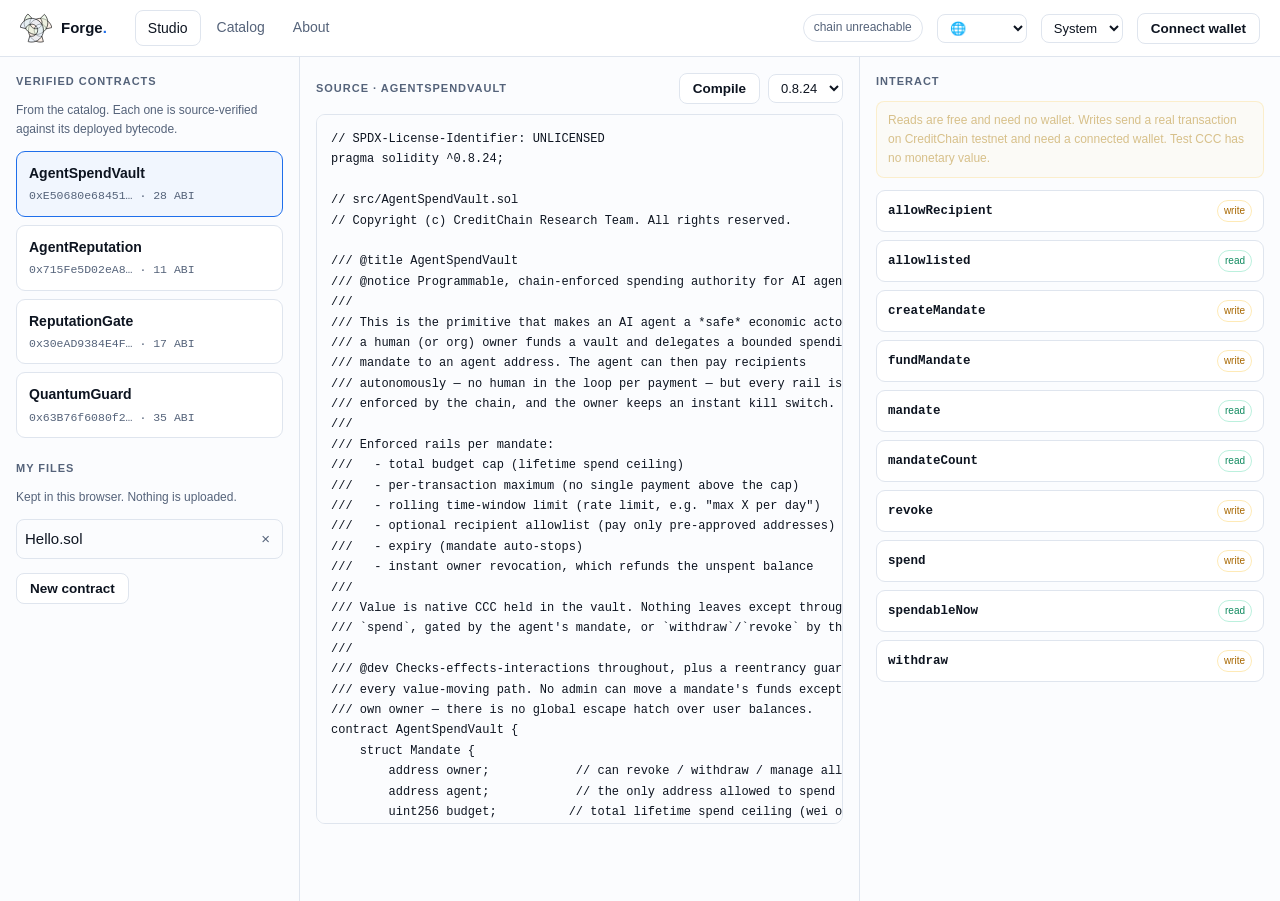
<file: studio.html>
<!doctype html><meta charset="utf-8">
<title>Forge Studio</title>
<link rel="icon" href="/favicon.svg" type="image/svg+xml">
<link rel="canonical" href="https://forge.creditchain.org/">
<meta http-equiv="refresh" content="0; url=/">
<script>location.replace("/" + location.hash);</script>
<p>Studio is now the Forge home page. <a href="/">Continue →</a></p>
</file>
